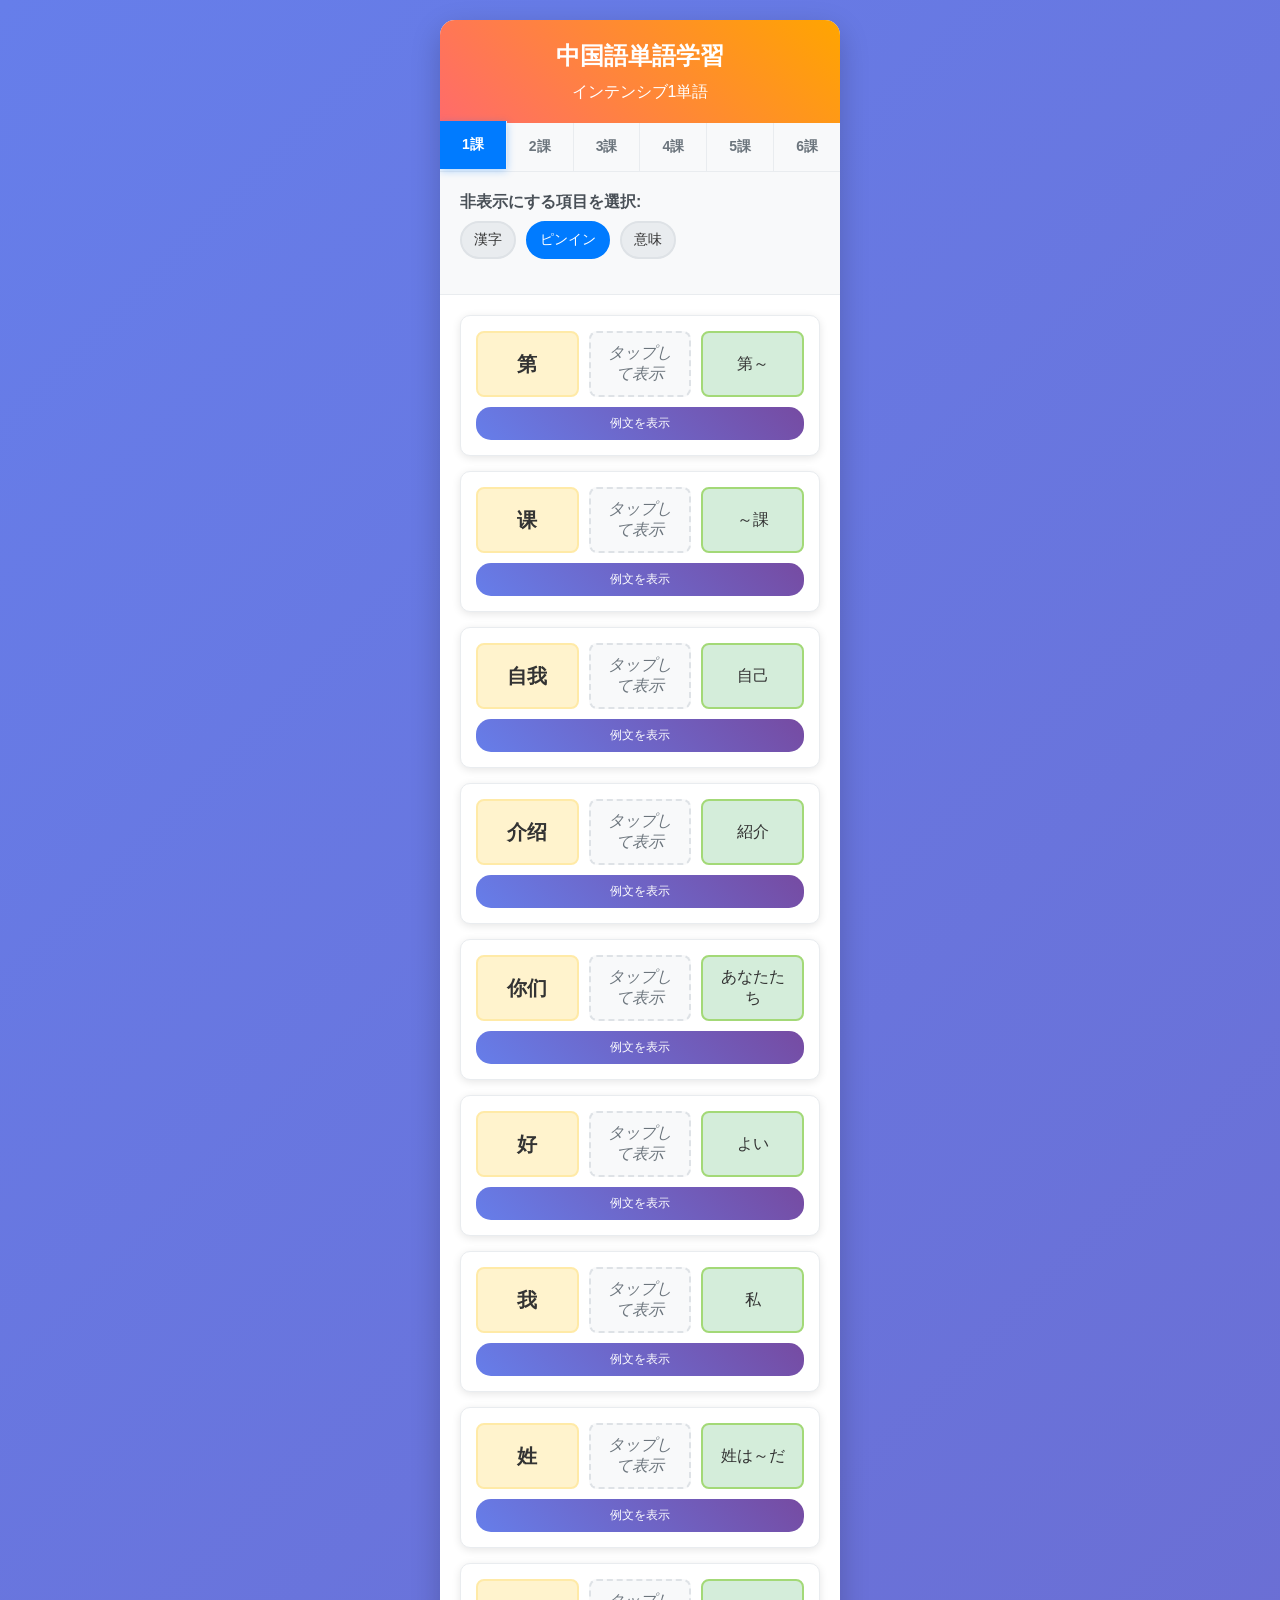
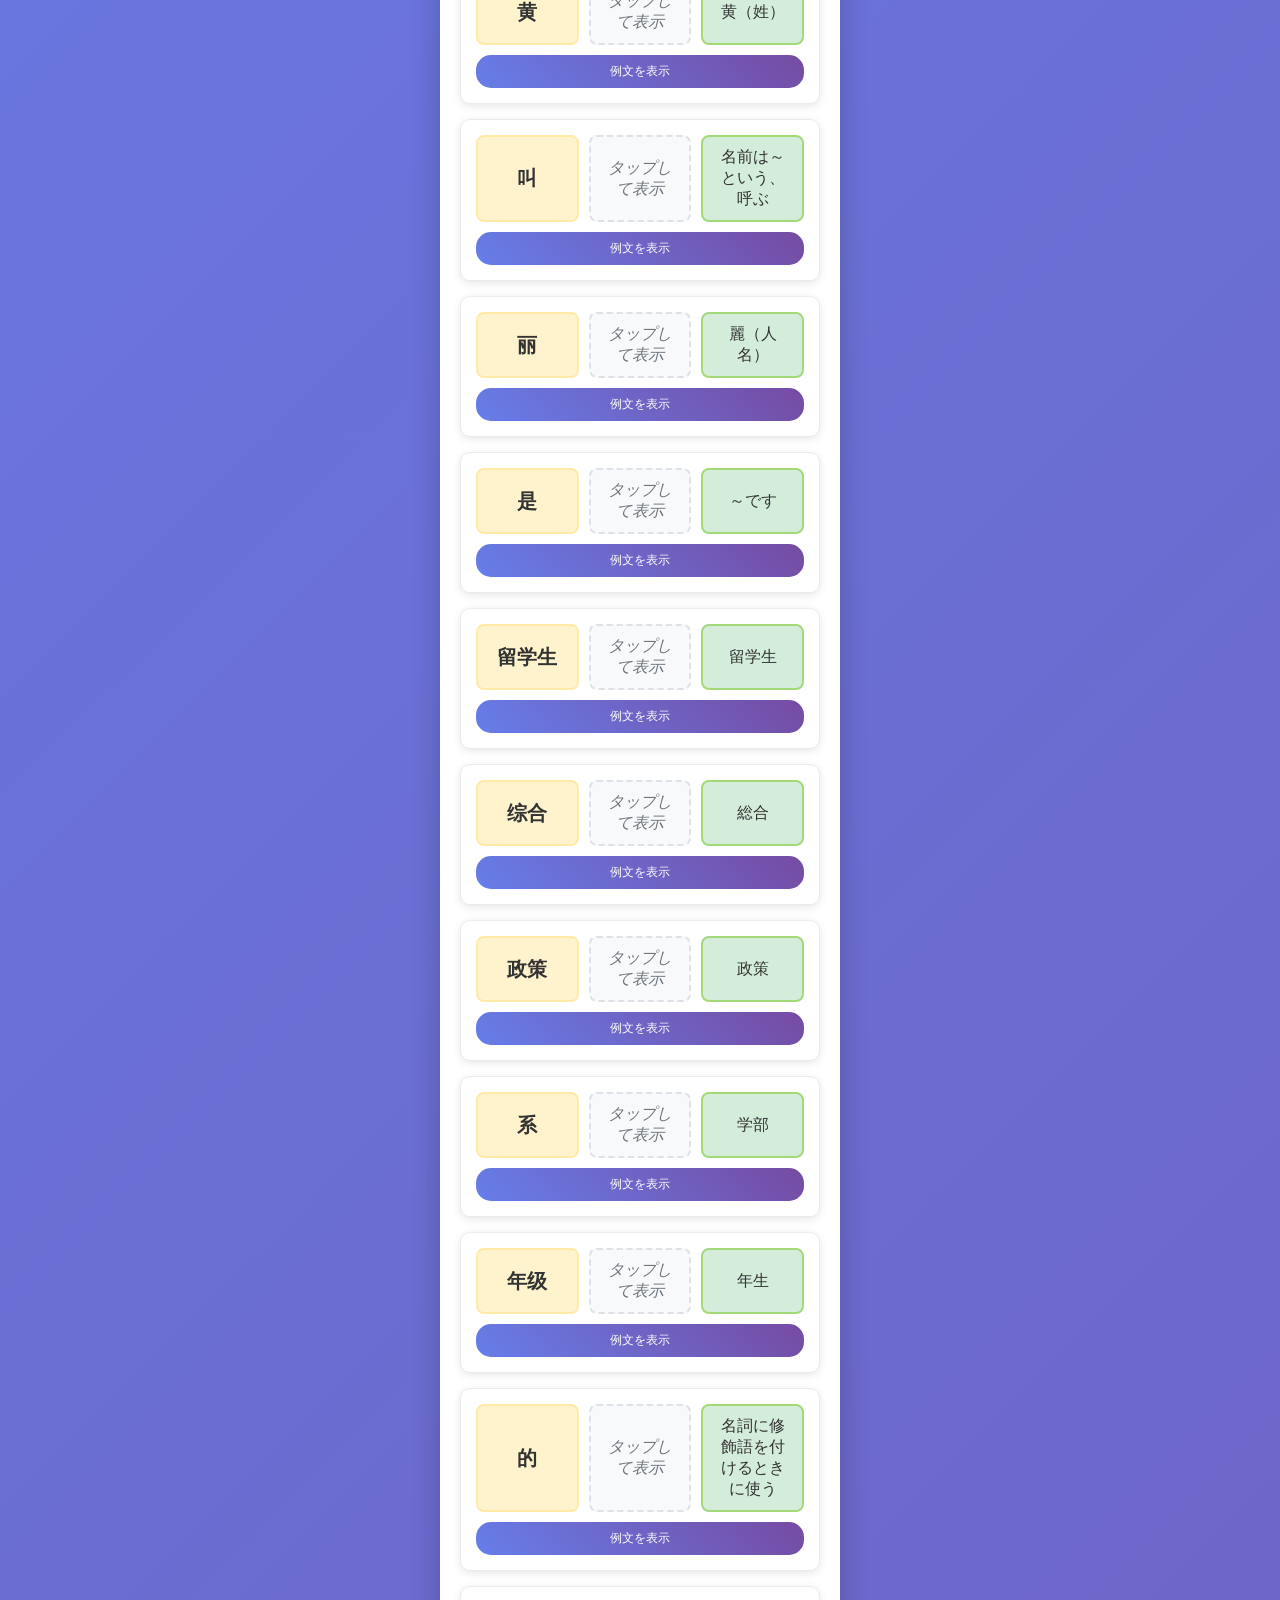
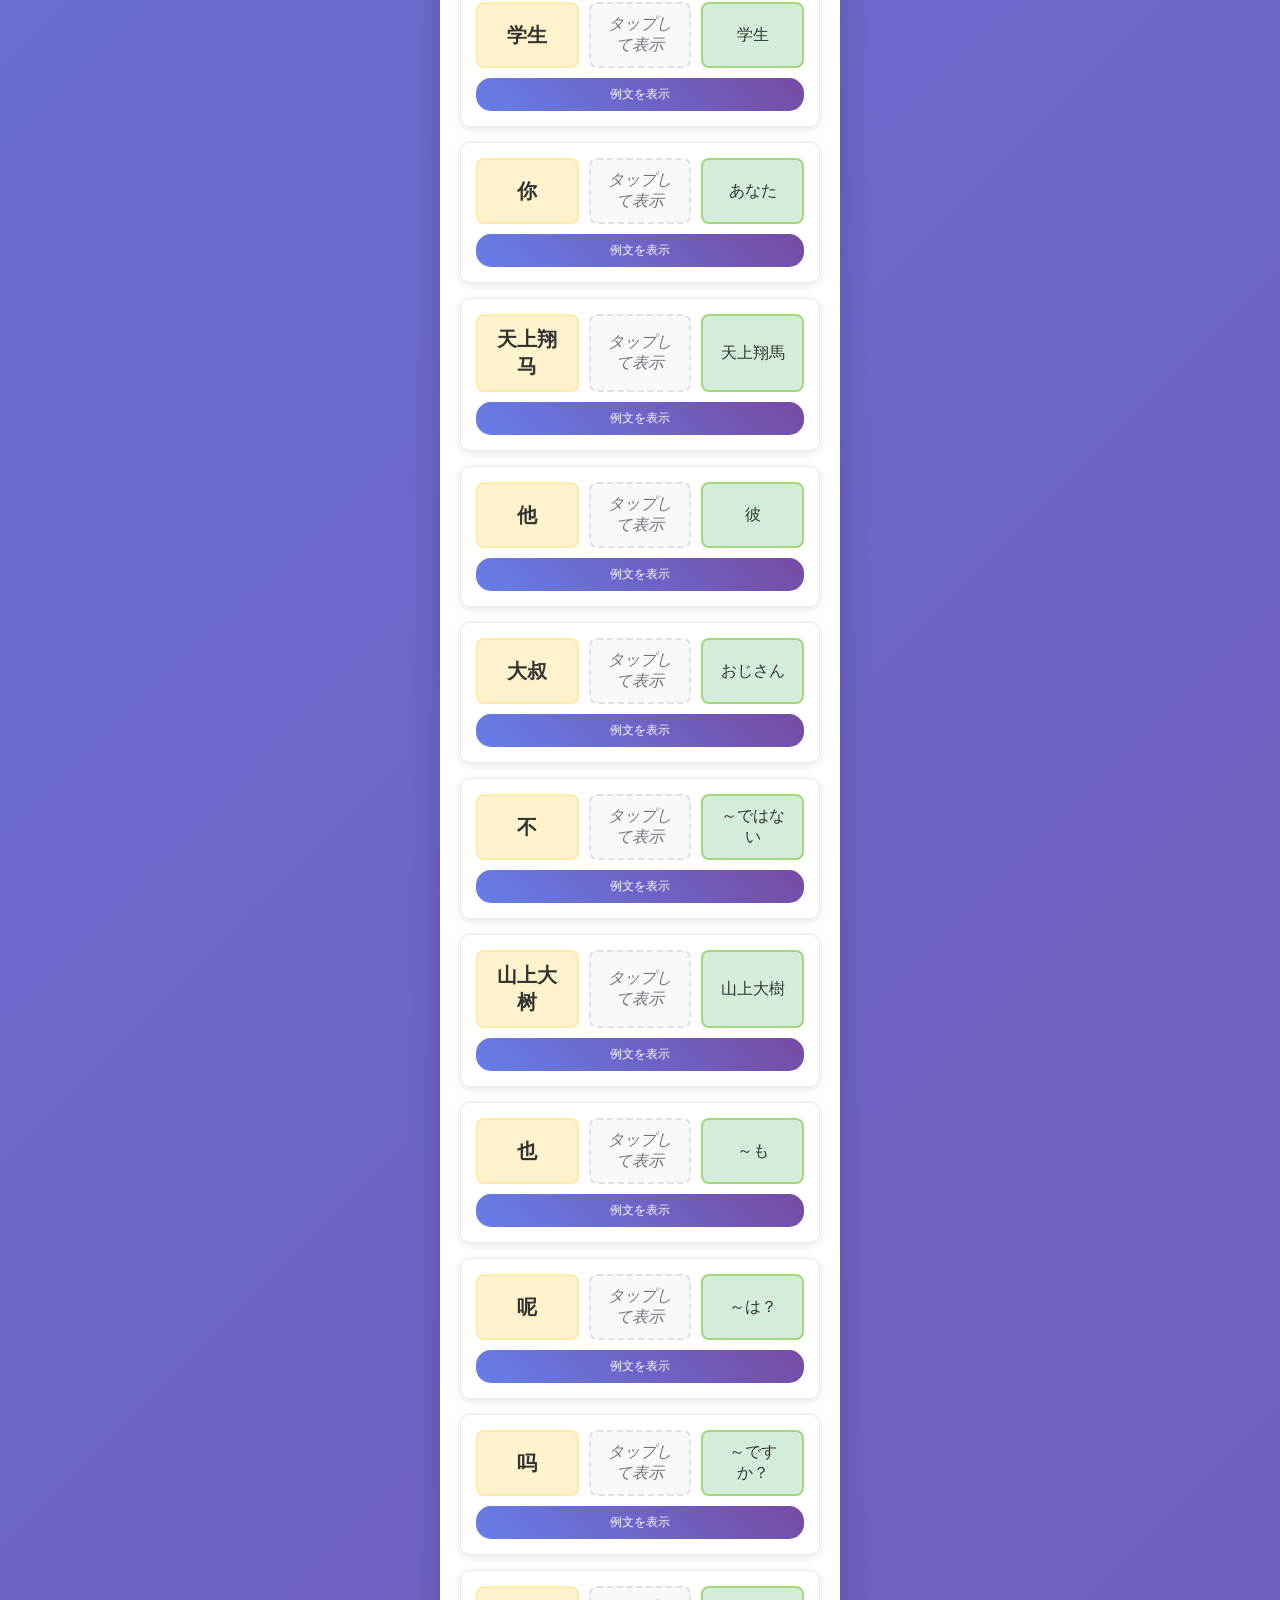
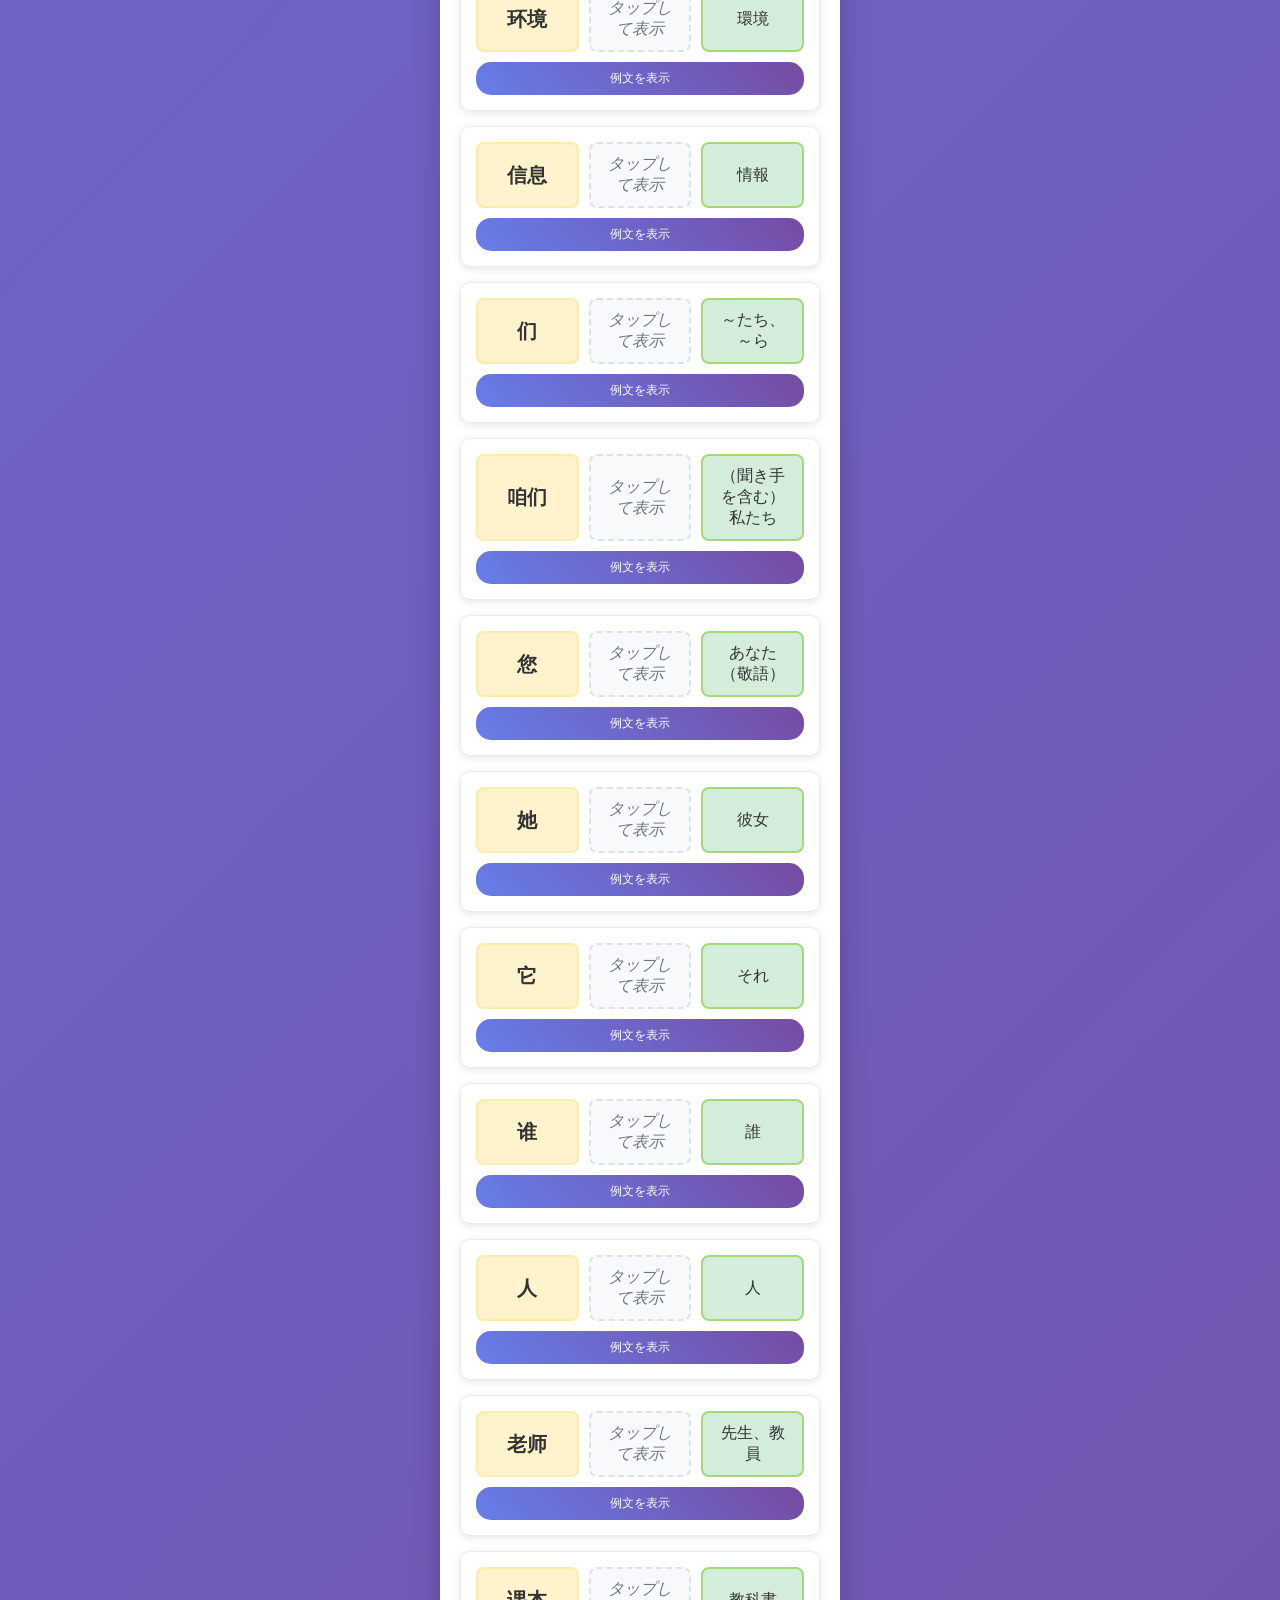
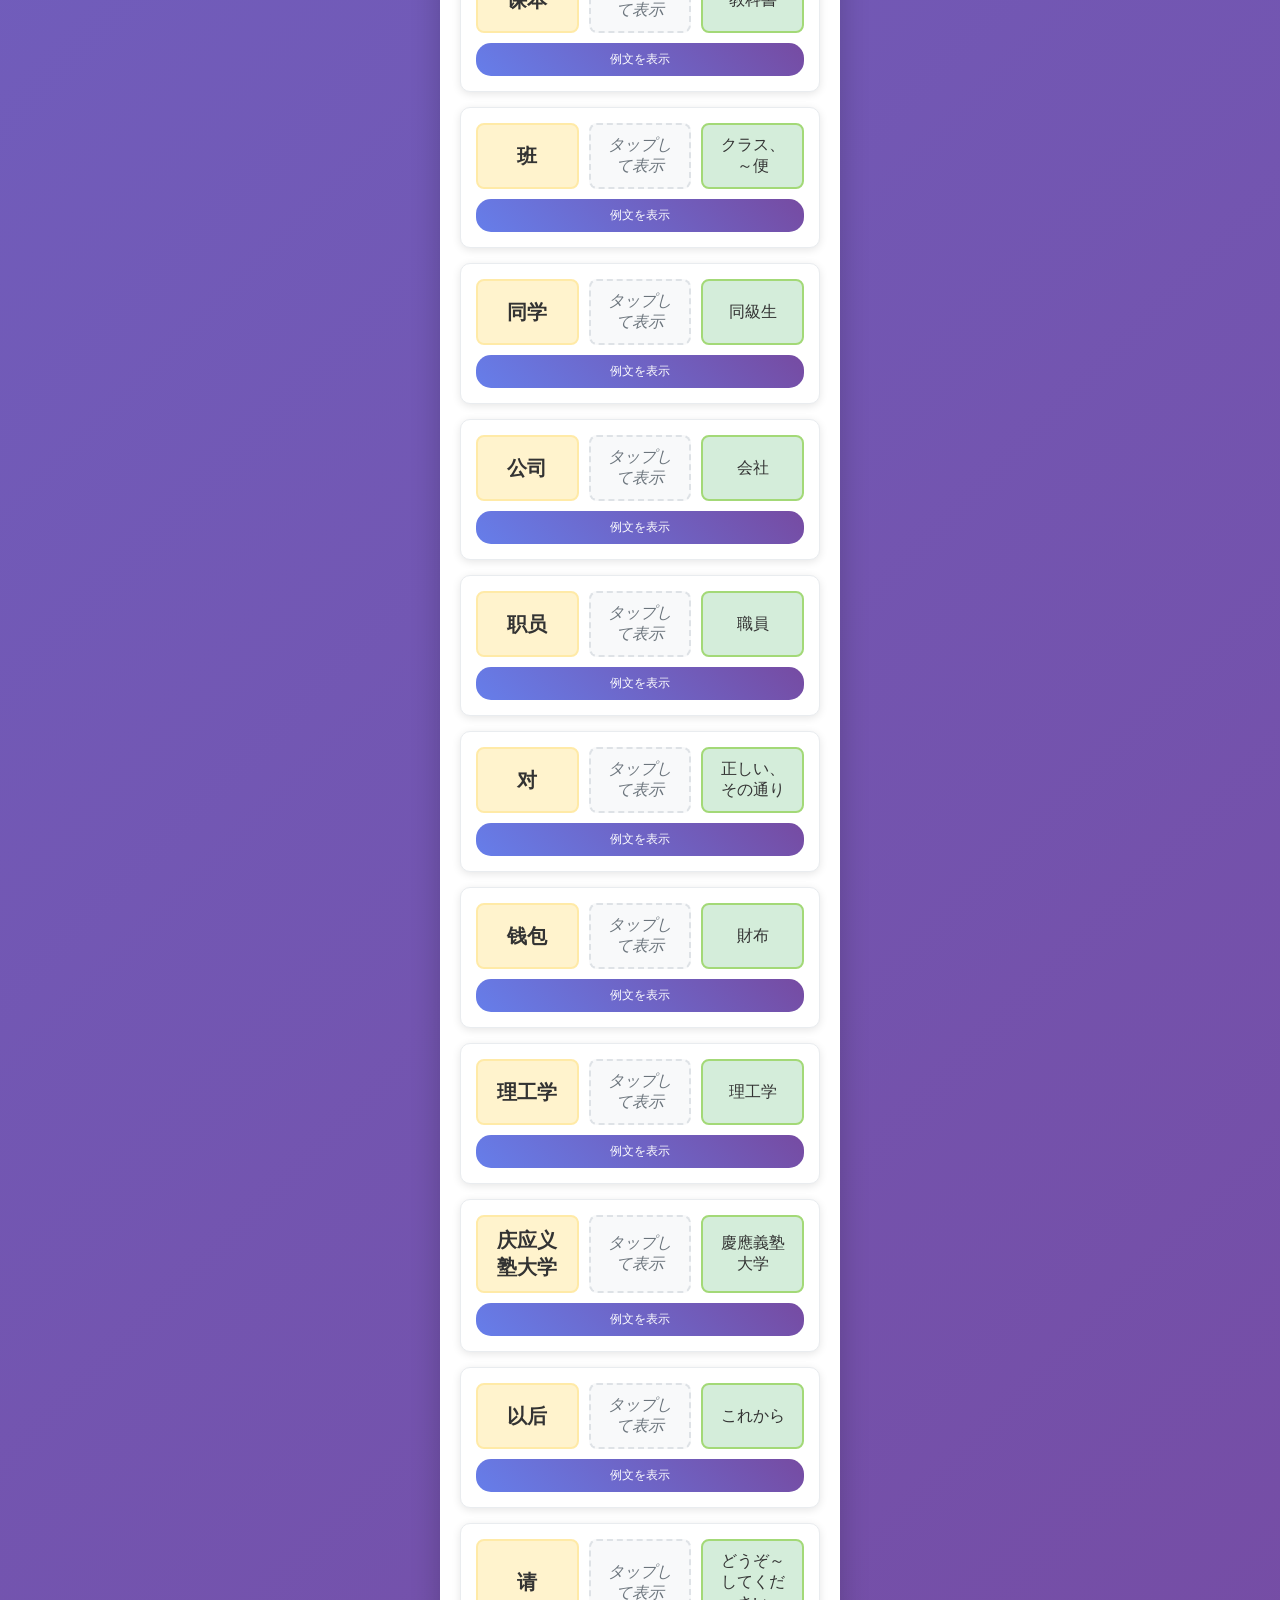
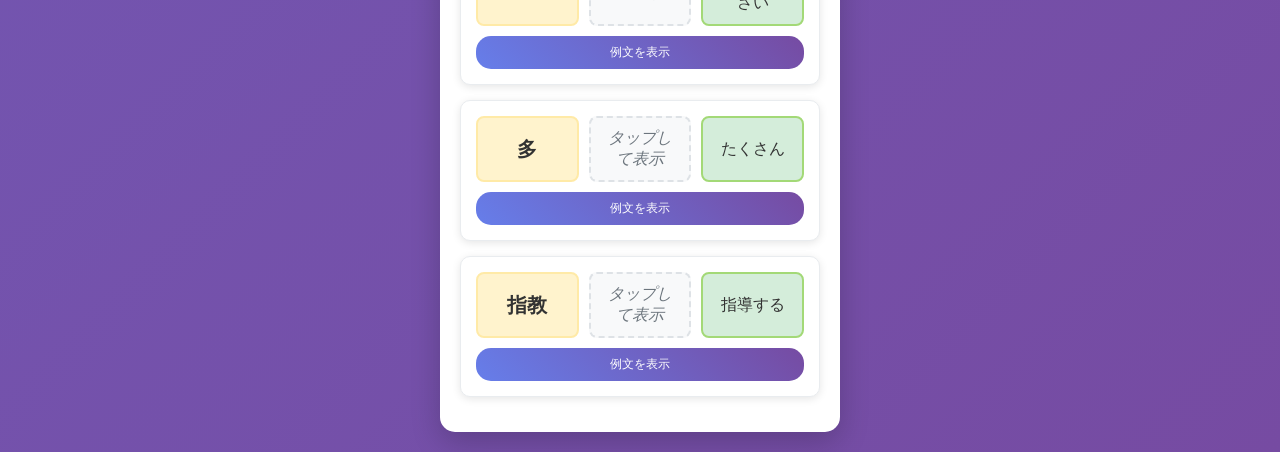
<file: index.html>
<!DOCTYPE html>
<html lang="ja">
<head>
    <meta charset="UTF-8">
    <meta name="viewport" content="width=device-width, initial-scale=1.0">
    <title>中国語単語学習</title>
    <style>
        * {
            margin: 0;
            padding: 0;
            box-sizing: border-box;
        }

        body {
            font-family: 'Helvetica Neue', Arial, sans-serif;
            background: linear-gradient(135deg, #667eea 0%, #764ba2 100%);
            min-height: 100vh;
            padding: 20px;
            color: #333;
        }

        .container {
            max-width: 400px;
            margin: 0 auto;
            background: white;
            border-radius: 15px;
            box-shadow: 0 10px 30px rgba(0,0,0,0.2);
            overflow: hidden;
        }

        .header {
            background: linear-gradient(45deg, #ff6b6b, #ffa500);
            color: white;
            padding: 20px;
            text-align: center;
        }

        .header h1 {
            font-size: 24px;
            margin-bottom: 10px;
        }

        .lesson-tabs {
            display: flex;
            background: #f8f9fa;
            border-bottom: 1px solid #e9ecef;
        }

        .lesson-tab {
            flex: 1;
            padding: 15px 10px;
            background: #f8f9fa;
            border: none;
            cursor: pointer;
            font-size: 14px;
            font-weight: 600;
            color: #6c757d;
            transition: all 0.3s ease;
            border-right: 1px solid #e9ecef;
        }

        .lesson-tab:last-child {
            border-right: none;
        }

        .lesson-tab.active {
            background: #007bff;
            color: white;
            transform: translateY(-2px);
            box-shadow: 0 2px 8px rgba(0,123,255,0.3);
        }

        .lesson-tab:hover:not(.active) {
            background: #e9ecef;
        }

        .controls {
            padding: 20px;
            background: #f8f9fa;
            border-bottom: 1px solid #e9ecef;
        }

        .control-group {
            margin-bottom: 15px;
        }

        .control-group label {
            display: block;
            margin-bottom: 8px;
            font-weight: 600;
            color: #495057;
        }

        .hide-options {
            display: flex;
            gap: 10px;
            flex-wrap: wrap;
        }

        .hide-option {
            background: #e9ecef;
            border: 2px solid #dee2e6;
            padding: 8px 12px;
            border-radius: 20px;
            cursor: pointer;
            transition: all 0.3s ease;
            font-size: 14px;
        }

        .hide-option.active {
            background: #007bff;
            color: white;
            border-color: #007bff;
        }



        .word-list {
            padding: 20px;
        }

        .word-item {
            background: #ffffff;
            border: 1px solid #e9ecef;
            border-radius: 10px;
            margin-bottom: 15px;
            padding: 15px;
            box-shadow: 0 2px 8px rgba(0,0,0,0.1);
            transition: transform 0.2s ease;
        }

        .word-item:hover {
            transform: translateY(-2px);
            box-shadow: 0 4px 15px rgba(0,0,0,0.15);
        }

        .word-content {
            display: grid;
            grid-template-columns: 1fr 1fr 1fr;
            gap: 10px;
            margin-bottom: 10px;
        }

        .word-field {
            text-align: center;
            padding: 10px;
            border-radius: 8px;
            min-height: 50px;
            display: flex;
            align-items: center;
            justify-content: center;
            cursor: pointer;
            transition: all 0.3s ease;
        }

        .word-field.chinese {
            background: #fff3cd;
            border: 2px solid #ffeaa7;
            font-size: 20px;
            font-weight: bold;
        }

        .word-field.pinyin {
            background: #d1ecf1;
            border: 2px solid #a6d8e6;
            font-style: italic;
        }

        .word-field.meaning {
            background: #d4edda;
            border: 2px solid #a3d977;
        }

        .word-field.hidden {
            background: #f8f9fa;
            border: 2px dashed #dee2e6;
            color: #6c757d;
        }

        .word-field.hidden:hover {
            background: #e9ecef;
        }

        .example-btn {
            background: linear-gradient(45deg, #667eea, #764ba2);
            color: white;
            border: none;
            padding: 8px 15px;
            border-radius: 15px;
            cursor: pointer;
            font-size: 12px;
            transition: transform 0.2s ease;
            width: 100%;
        }

        .example-btn:hover {
            transform: scale(1.05);
        }

        .example-text {
            margin-top: 10px;
            padding: 10px;
            background: #f8f9fa;
            border-left: 4px solid #007bff;
            border-radius: 5px;
            font-size: 14px;
            line-height: 1.6;
        }

        .example-text.hidden {
            display: none;
        }

        .example-chinese {
            color: #d63384;
            font-weight: bold;
        }

        .example-translation {
            color: #6c757d;
            margin-top: 5px;
        }

        @media (max-width: 480px) {
            .lesson-tabs {
                flex-wrap: wrap;
            }
            
            .lesson-tab {
                font-size: 12px;
                padding: 10px 5px;
            }
            
            .word-content {
                grid-template-columns: 1fr;
                gap: 8px;
            }
            
            .word-field {
                min-height: 40px;
                font-size: 14px;
            }
            
            .word-field.chinese {
                font-size: 18px;
            }
        }
    </style>
</head>
<body>
    <div class="container">
        <div class="header">
            <h1>中国語単語学習</h1>
            <p>インテンシブ1単語</p>
        </div>

        <div class="lesson-tabs">
            <button class="lesson-tab active" data-lesson="1">1課</button>
            <button class="lesson-tab" data-lesson="2">2課</button>
            <button class="lesson-tab" data-lesson="3">3課</button>
            <button class="lesson-tab" data-lesson="4">4課</button>
            <button class="lesson-tab" data-lesson="5">5課</button>
            <button class="lesson-tab" data-lesson="6">6課</button>
        </div>



        <div class="controls">
            <div class="control-group">
                <label>非表示にする項目を選択:</label>
                <div class="hide-options">
                    <div class="hide-option" data-field="chinese">漢字</div>
                    <div class="hide-option active" data-field="pinyin">ピンイン</div>
                    <div class="hide-option" data-field="meaning">意味</div>
                </div>
            </div>
        </div>

        <div class="word-list" id="wordList">
            <!-- 単語がここに表示されます -->
        </div>
    </div>

    <script>
        // 単語データ（配列形式：[漢字, ピンイン, 意味, 例文中国語, 例文日本語]）
        const lessons = {
            1:[
                ["第", "dì", "第～", "这是第一课。", "これは第一課です。"],
                ["课", "kè", "～課", "今天我们学习第一课。", "今日私たちは第一課を学習します。"],
                ["自我", "zìwǒ", "自己", "自我介绍很重要。", "自己紹介は重要です。"],
                ["介绍", "jièshào", "紹介", "请允许我介绍一下。", "紹介させてください。"],
                ["你们", "nǐmen", "あなたたち", "你们好吗？", "あなたたちは元気ですか？"],
                ["好", "hǎo", "よい", "今天天气很好。", "今日は天気がよいです。"],
                ["我", "wǒ", "私", "我是学生。", "私は学生です。"],
                ["姓", "xìng", "姓は～だ", "我姓黄。", "私の姓は黄です。"],
                ["黄", "Huáng", "黄（姓）", "黄老师很好。", "黄先生はとてもよい方です。"],
                ["叫", "jiào", "名前は～という、呼ぶ", "我叫丽。", "私の名前は麗といいます。"],
                ["丽", "Lì", "麗（人名）", "丽是我的名字。", "麗は私の名前です。"],
                ["是", "shì", "～です", "我是留学生。", "私は留学生です。"],
                ["留学生", "liúxuéshēng", "留学生", "他是留学生。", "彼は留学生です。"],
                ["综合", "zōnghé", "総合", "综合政策很重要。", "総合政策は重要です。"],
                ["政策", "zhèngcè", "政策", "政策很复杂。", "政策は複雑です。"],
                ["系", "xì", "学部", "我在政策系。", "私は政策学部にいます。"],
                ["年级", "niánjí", "年生", "我是一年级学生。", "私は一年生です。"],
                ["的", "de", "名詞に修飾語を付けるときに使う", "我的书。", "私の本。"],
                ["学生", "xuésheng", "学生", "学生要努力学习。", "学生は一生懸命勉強しなければなりません。"],
                ["你", "nǐ", "あなた", "你好吗？", "あなたは元気ですか？"],
                ["天上翔马", "Tiānshàng Xiángmǎ", "天上翔馬", "天上翔马是我的名字。", "天上翔馬は私の名前です。"],
                ["他", "tā", "彼", "他是老师。", "彼は先生です。"],
                ["大叔", "dàshū", "おじさん", "那个大叔很好。", "あのおじさんはとてもよい方です。"],
                ["不", "bù", "～ではない", "我不是老师。", "私は先生ではありません。"],
                ["山上大树", "Shānshàng Dàshù", "山上大樹", "山上大树是学生。", "山上大樹は学生です。"],
                ["也", "yě", "～も", "我也是学生。", "私も学生です。"],
                ["呢", "ne", "～は？", "你呢？", "あなたは？"],
                ["吗", "ma", "～ですか？", "你好吗？", "あなたは元気ですか？"],
                ["环境", "huánjìng", "環境", "环境很重要。", "環境は重要です。"],
                ["信息", "xìnxī", "情報", "这是重要信息。", "これは重要な情報です。"],
                ["们", "men", "～たち、～ら", "学生们很努力。", "学生たちは一生懸命です。"],
                ["咱们", "zánmen", "（聞き手を含む）私たち", "咱们一起学习。", "私たちは一緒に勉強しましょう。"],
                ["您", "nín", "あなた（敬語）", "您好。", "こんにちは（敬語）。"],
                ["她", "tā", "彼女", "她是老师。", "彼女は先生です。"],
                ["它", "tā", "それ", "它很重要。", "それは重要です。"],
                ["谁", "shéi", "誰", "谁是老师？", "誰が先生ですか？"],
                ["人", "rén", "人", "好人很多。", "よい人がたくさんいます。"],
                ["老师", "lǎoshī", "先生、教員", "老师很好。", "先生はとてもよい方です。"],
                ["课本", "kèběn", "教科書", "课本在桌子上。", "教科書は机の上にあります。"],
                ["班", "bān", "クラス、～便", "我们班很好。", "私たちのクラスはとてもよいです。"],
                ["同学", "tóngxué", "同級生", "同学们很友好。", "同級生たちはとても親切です。"],
                ["公司", "gōngsī", "会社", "公司很大。", "会社は大きいです。"],
                ["职员", "zhíyuán", "職員", "职员很忙。", "職員は忙しいです。"],
                ["对", "duì", "正しい、その通り", "对，你说得对。", "そうです、あなたの言うとおりです。"],
                ["钱包", "qiánbāo", "財布", "钱包在哪里？", "財布はどこにありますか？"],
                ["理工学", "lǐgōngxué", "理工学", "理工学很难。", "理工学は難しいです。"],
                ["庆应义塾大学", "Qìngyìng yìshú dàxué", "慶應義塾大学", "庆应义塾大学很有名。", "慶應義塾大学はとても有名です。"],
                ["以后", "yǐhòu", "これから", "以后请多指教。", "これからよろしくお願いします。"],
                ["请", "qǐng", "どうぞ～してください", "请坐。", "どうぞ座ってください。"],
                ["多", "duō", "たくさん", "书很多。", "本がたくさんあります。"],
                ["指教", "zhǐjiào", "指導する", "请多指教。", "どうぞご指導ください。"]
                ],
            2:[
                ["去", "qù", "行く", "我去食堂。", "私は食堂に行きます。"],
                ["食堂", "shítáng", "食堂", "食堂的饭很好吃。", "食堂のご飯はとても美味しいです。"],
                ["今天", "jīntiān", "今日", "今天天气很好。", "今日は天気がよいです。"],
                ["中午", "zhōngwǔ", "昼", "中午我们吃饭。", "昼に私たちは食事をします。"],
                ["一起", "yìqǐ", "一緒に", "我们一起去吧。", "私たちは一緒に行きましょう。"],
                ["吃饭", "chīfàn", "食事をする", "你吃饭了吗？", "あなたは食事をしましたか？"],
                ["吧", "ba", "～しましょう、～でしょう？", "我们去吧。", "私たちは行きましょう。"],
                ["啊", "a", "感嘆や語気を和らげる役割を果たす", "好啊！", "いいですね！"],
                ["哪儿", "nǎr", "どこ", "你去哪儿？", "あなたはどこに行きますか？"],
                ["车站", "chēzhàn", "駅", "车站附近有很多店。", "駅の近くにはたくさんの店があります。"],
                ["附近", "fùjìn", "近く", "学校附近很方便。", "学校の近くはとても便利です。"],
                ["有", "yǒu", "ある、いる", "这里有很多人。", "ここにはたくさんの人がいます。"],
                ["牛排", "niúpái", "ステーキ", "牛排很好吃。", "ステーキはとても美味しいです。"],
                ["店", "diàn", "店", "这个店很有名。", "この店はとても有名です。"],
                ["那儿", "nàr", "そこ、あそこ", "那儿有什么？", "そこには何がありますか？"],
                ["减肥", "jiǎnféi", "ダイエットをする", "我在减肥。", "私はダイエットをしています。"],
                ["吃", "chī", "食べる", "我吃中国菜。", "私は中国料理を食べます。"],
                ["学校", "xuéxiào", "学校", "学校很大。", "学校は大きいです。"],
                ["这儿", "zhèr", "ここ", "这儿很安静。", "ここはとても静かです。"],
                ["什么", "shénme", "何", "你吃什么？", "あなたは何を食べますか？"],
                ["好吃", "hǎochī", "（食べて）美味しい", "这个菜很好吃。", "この料理はとても美味しいです。"],
                ["中国菜", "zhōngguócài", "中国料理", "我喜欢中国菜。", "私は中国料理が好きです。"],
                ["很", "hěn", "とても", "今天很热。", "今日はとても暑いです。"],
                ["经常", "jīngcháng", "いつも", "我经常去图书馆。", "私はいつも図書館に行きます。"],
                ["这个", "zhège", "これ、この", "这个很好。", "これはとてもよいです。"],
                ["拉面", "lāmiàn", "ラーメン", "拉面很好吃。", "ラーメンはとても美味しいです。"],
                ["饺子", "jiǎozi", "餃子", "饺子是中国菜。", "餃子は中国料理です。"],
                ["套餐", "tàocān", "セット", "套餐很便宜。", "セットはとても安いです。"],
                ["说", "shuō", "言う、話す", "老师说得很好。", "先生はとても上手に話します。"],
                ["都", "dōu", "すべて、全部", "我们都去。", "私たちは皆行きます。"],
                ["主食", "zhǔshí", "主食", "米饭是主食。", "ご飯は主食です。"],
                ["呀", "ya", "感嘆や語気を和らげる役割を果たす", "好呀！", "いいですね！"],
                ["菜", "cài", "料理", "这个菜很辣。", "この料理はとても辛いです。"],
                ["这", "zhè", "これ、この", "这是我的书。", "これは私の本です。"],
                ["些", "xiē", "～ら", "这些书很好。", "これらの本はとてもよいです。"],
                ["这里", "zhèli", "ここ", "这里很安静。", "ここはとても静かです。"],
                ["那", "nà", "それ、あれ、その、あの", "那是什么？", "それは何ですか？"],
                ["那个", "nàge", "それ、あれ、その、あの", "那个人是谁？", "あの人は誰ですか？"],
                ["那里", "nàli", "そこ", "那里有什么？", "そこには何がありますか？"],
                ["哪", "nǎ", "どれ、どの", "哪个好？", "どれがよいですか？"],
                ["哪个", "nǎge", "どれ、どの", "哪个是你的？", "どれがあなたのですか？"],
                ["哪里", "nǎli", "どこ", "你去哪里？", "あなたはどこに行きますか？"],
                ["学习", "xuéxí", "学ぶ、勉強する", "我学习汉语。", "私は中国語を勉強します。"],
                ["汉语", "Hànyǔ", "中国語", "汉语很难。", "中国語は難しいです。"],
                ["图书馆", "túshūguǎn", "図書館", "图书馆很安静。", "図書館はとても静かです。"],
                ["有点儿", "yǒudiǎnr", "少し（話者にとってマイナスのニュアンスを含むことがある）", "今天有点儿冷。", "今日は少し寒いです。"],
                ["非常", "fēicháng", "非常に", "今天非常热。", "今日は非常に暑いです。"],
                ["特别", "tèbié", "特に", "这个特别好。", "これは特によいです。"],
                ["三明治", "sānmíngzhì", "サンドウィッチ", "三明治很好吃。", "サンドウィッチはとても美味しいです。"],
                ["贵", "guì", "高い", "这个很贵。", "これはとても高いです。"],
                ["不太", "bú tài", "あまり～ない", "不太好。", "あまりよくありません。"],
                ["教室", "jiàoshì", "教室", "教室很大。", "教室は大きいです。"],
                ["星巴克", "Xīngbākè", "スターバックス", "星巴克的咖啡很好。", "スターバックスのコーヒーはとてもよいです。"],
                ["喝", "hē", "飲む", "我喝茶。", "私はお茶を飲みます。"],
                ["茶", "chá", "お茶", "中国茶很好。", "中国茶はとてもよいです。"],
                ["不过", "búguò", "ただし、でも", "很好，不过有点儿贵。", "とてもよいですが、少し高いです。"],
                ["羡慕", "xiànmù", "羨ましい", "我很羡慕你。", "私はあなたがとても羨ましいです。"],
                ["和", "hé", "～と", "我和你一起去。", "私とあなたは一緒に行きます。"],
                ["辣", "là", "辛い", "这个菜很辣。", "この料理はとても辛いです。"],
                ["冰激凌", "bīngjīlíng", "アイスクリーム", "冰激凌很甜。", "アイスクリームはとても甘いです。"],
                ["杏仁豆腐", "xìngrén dòufu", "杏仁豆腐", "杏仁豆腐很好吃。", "杏仁豆腐はとても美味しいです。"],
                ["咸", "xián", "塩辛い、しょっぱい", "这个菜很咸。", "この料理はとても塩辛いです。"],
                ["甜", "tián", "甘い", "这个很甜。", "これはとても甘いです。"]
                ],
            3:[
                ["家", "jiā", "家", "我的家在横滨。", "私の家は横浜にあります。"],
                ["在", "zài", "ある、いる", "我在家里。", "私は家にいます。"],
                ["横滨", "Héngbīn", "横浜", "横滨很漂亮。", "横浜はとても美しいです。"],
                ["宿舍", "sùshè", "寮", "我住在宿舍里。", "私は寮に住んでいます。"],
                ["和", "hé", "～と", "我和家人一起住。", "私は家族と一緒に住んでいます。"],
                ["家人", "jiārén", "家族", "我的家人很好。", "私の家族はとてもよいです。"],
                ["在", "zài", "～で", "我在学校学习。", "私は学校で勉強しています。"],
                ["外面", "wàimiàn", "外", "外面很冷。", "外はとても寒いです。"],
                ["租", "zū", "借りる", "我租房子。", "私は家を借りています。"],
                ["房子", "fángzi", "家、家屋", "这个房子很大。", "この家はとても大きいです。"],
                ["个", "ge", "～個", "一个苹果。", "一個のリンゴ。"],
                ["做", "zuò", "作る", "我做饭。", "私は料理を作ります。"],
                ["打扫", "dǎsǎo", "掃除をする", "我打扫房间。", "私は部屋を掃除します。"],
                ["房间", "fángjiān", "部屋", "房间很干净。", "部屋はとても清潔です。"],
                ["洗", "xǐ", "洗う", "我洗衣服。", "私は洋服を洗います。"],
                ["衣服", "yīfu", "衣服", "这件衣服很漂亮。", "この洋服はとても美しいです。"],
                ["会", "huì", "～できる（習得）、～だろう（推測）", "我会说中文。", "私は中国語を話すことができます。"],
                ["真", "zhēn", "本当に", "真好！", "本当によいです！"],
                ["厉害", "lìhai", "すごい、酷い", "你真厉害！", "あなたは本当にすごいです！"],
                ["跟", "gēn", "～と", "我跟你一起去。", "私はあなたと一緒に行きます。"],
                ["别", "bié", "～するな", "别着急。", "急がないでください。"],
                ["多嘴", "duōzuǐ", "差し出口をはさむ", "别多嘴。", "差し出口をはさまないでください。"],
                ["问", "wèn", "尋ねる", "我问老师。", "私は先生に尋ねます。"],
                ["呢", "ne", "～している", "你在做什么呢？", "あなたは何をしていますか？"],
                ["生活", "shēnghuó", "生活", "生活很快乐。", "生活はとても楽しいです。"],
                ["兄弟", "xiōngdì", "兄弟", "我有两个兄弟。", "私には二人の兄弟がいます。"],
                ["姐妹", "jiěmèi", "姉妹", "她有三个姐妹。", "彼女には三人の姉妹がいます。"],
                ["还", "hái", "また、さらに", "我还要学习。", "私はまた勉強しなければなりません。"],
                ["只", "zhī", "動物、鳥、虫を数える", "一只猫。", "一匹の猫。"],
                ["猫", "māo", "猫", "猫很可爱。", "猫はとても可愛いです。"],
                ["以前", "yǐqián", "以前", "以前我住在东京。", "以前私は東京に住んでいました。"],
                ["计划", "jìhuà", "計画", "我有一个计划。", "私には計画があります。"],
                ["生育", "shēngyù", "出産", "计划生育很重要。", "計画出産は重要です。"],
                ["上", "shàng", "上、前の", "书在桌子上。", "本は机の上にあります。"],
                ["下", "xià", "下、次の", "下课了。", "授業が終わりました。"],
                ["前", "qián", "前", "学校前面有公园。", "学校の前に公園があります。"],
                ["后", "hòu", "後ろ", "房子后面有花园。", "家の後ろに庭があります。"],
                ["里", "lǐ", "中", "房间里很安静。", "部屋の中はとても静かです。"],
                ["外", "wài", "外", "外面下雨了。", "外は雨が降っています。"],
                ["左", "zuǒ", "左", "银行在左边。", "銀行は左側にあります。"],
                ["右", "yòu", "右", "邮局在右边。", "郵便局は右側にあります。"],
                ["旁", "páng", "隣", "学校旁边有书店。", "学校の隣に本屋があります。"],
                ["东", "dōng", "東", "东京在东边。", "東京は東にあります。"],
                ["南", "nán", "南", "南方很暖和。", "南は暖かいです。"],
                ["西", "xī", "西", "西边有山。", "西には山があります。"],
                ["北", "běi", "北", "北方很冷。", "北は寒いです。"],
                ["地铁", "dìtiě", "地下鉄", "我坐地铁去上班。", "私は地下鉄に乗って通勤します。"],
                ["办公室", "bàngōngshì", "事務室、研究室", "办公室很安静。", "事務室はとても静かです。"],
                ["明天", "míngtiān", "明日", "明天去海边。", "明日海辺に行きます。"],
                ["海边", "hǎibiān", "海辺", "海边很美。", "海辺はとても美しいです。"],
                ["怕", "pà", "恐れる、心配する", "我怕晒黑。", "私は日焼けを恐れています。"],
                ["晒黑", "shàihēi", "日に焼ける", "夏天容易晒黑。", "夏は日に焼けやすいです。"],
                ["熟", "shú", "よく知っている", "我们很熟。", "私たちはとてもよく知っています。"],
                ["最", "zuì", "最も", "最好的朋友。", "最もよい友だち。"],
                ["要好", "yàohǎo", "仲良くする", "我们要好。", "私たちは仲良くしています。"],
                ["朋友", "péngyou", "友だち", "朋友很重要。", "友だちは重要です。"],
                ["一点儿", "yìdiǎnr", "少し", "一点儿时间。", "少しの時間。"],
                ["着急", "zháojí", "急いでいる", "别着急。", "急がないでください。"],
                ["这么", "zhème", "こんなに", "这么好！", "こんなによい！"],
                ["东西", "dōngxi", "もの", "这个东西很好。", "このものはとてもよいです。"],
                ["笔", "bǐ", "ペン", "我买了一支笔。", "私はペンを一本買いました。"],
                ["书", "shū", "本", "书很有趣。", "本はとても面白いです。"],
                ["狗", "gǒu", "犬", "狗很可爱。", "犬はとても可愛いです。"],
                ["苹果", "píngguǒ", "リンゴ", "苹果很甜。", "リンゴはとても甘いです。"],
                ["家具", "jiājù", "家具", "家具很新。", "家具はとても新しいです。"],
                ["筷子", "kuàizi", "箸", "用筷子吃饭。", "箸を使って食事をします。"],
                ["餐厅", "cāntīng", "レストラン", "餐厅的菜很好吃。", "レストランの料理はとても美味しいです。"],
                ["头发", "tóufà", "髪の毛", "头发很长。", "髪の毛はとても長いです。"],
                ["英语", "Yīngyǔ", "英語", "我学英语。", "私は英語を学びます。"],
                ["法语", "Fǎyǔ", "フランス語", "法语很难。", "フランス語は難しいです。"],
                ["长野", "Chángyě", "長野", "长野很美。", "長野はとても美しいです。"],
                ["寂寞", "jìmò", "寂しい", "一个人很寂寞。", "一人でいるととても寂しいです。"]
                ],
            4:[
                ["打工", "dǎgōng", "アルバイトをする", "我在餐厅打工。", "私はレストランでアルバイトをしています。"],
                ["要", "yào", "かかる、要する", "从家到公司要一个小时。", "家から会社まで1時間かかります。"],
                ["多长", "duōcháng", "どれくらい長い", "这条路有多长？", "この道はどれくらい長いですか？"],
                ["时间", "shíjiān", "時間", "你有时间吗？", "時間ありますか？"],
                ["从", "cóng", "～から", "我从北京来。", "私は北京から来ました。"],
                ["下午", "xiàwǔ", "午後", "我们下午去看电影吧。", "午後に映画を見に行きましょう。"],
                ["到", "dào", "～まで", "工作到晚上六点。", "仕事は夜6時までです。"],
                ["晚上", "wǎnshang", "夜", "晚上我想看书。", "夜に本を読みたいです。"],
                ["大概", "dàgài", "大体", "他大概三十岁。", "彼はだいたい30歳です。"],
                ["小时", "xiǎoshí", "～時間", "我们学了两个小时。", "私たちは2時間勉強しました。"],
                ["左右", "zuǒyòu", "～くらい", "要花五十元左右。", "50元くらいかかります。"],
                ["那", "nà", "それでは、じゃあ", "那我们走吧。", "じゃあ、行きましょう。"],
                ["巧", "qiǎo", "都合が良い", "你也来这儿，真巧！", "君もここに来てたの？本当に偶然だね！"],
                ["天", "tiān", "～日", "我三天后回家。", "私は3日後に帰ります。"],
                ["想", "xiǎng", "～したい", "我想吃拉面。", "ラーメンが食べたいです。"],
                ["参加", "cānjiā", "参加する", "他参加了比赛。", "彼は試合に参加しました。"],
                ["国际", "guójì", "国際", "这是一个国际会议。", "これは国際会議です。"],
                ["交流", "jiāoliú", "交流（する）", "我们常常交流文化。", "私たちはよく文化交流をします。"],
                ["俱乐部", "jùlèbù", "クラブ", "我加入了足球俱乐部。", "私はサッカークラブに入りました。"],
                ["活动", "huódòng", "活動", "这个活动很有趣。", "このイベントはとても面白いです。"],
                ["背后", "bèihòu", "背後", "他在我背后说话。", "彼は私の背後で話しています。"],
                ["坏话", "huàihuà", "悪口", "不要说别人的坏话。", "他人の悪口を言わないでください。"],
                ["哎呀", "āiyā", "あれ、まあ、おや", "哎呀，我忘了带钱包！", "あれ、財布を忘れた！"],
                ["冤枉", "yuānwàng", "無実の罪を着せる", "他是被冤枉的。", "彼は無実の罪を着せられました。"],
                ["周", "zhōu", "週", "我每周都去游泳。", "私は毎週泳ぎに行きます。"],
                ["没问题", "méi wèntí", "大丈夫", "放心，没问题。", "安心して、大丈夫です。"],
                ["中华街", "zhōnghuájiē", "中華街", "我们去中华街吃饭吧。", "中華街に食べに行こう。"],
                ["知道", "zhīdao", "知っている", "你知道这个人吗？", "この人を知っていますか？"],
                ["四川", "Sìchuān", "四川省", "四川菜很辣。", "四川料理はとても辛いです。"],
                ["正宗", "zhèngzōng", "本場の", "这是正宗的四川火锅。", "これは本場の四川火鍋です。"],
                ["自行车", "zìxíngchē", "自転車", "我每天骑自行车上学。", "私は毎日自転車で通学しています。"]
                ],
            5:[
                ["对", "duì", "～について", "我对历史很感兴趣。", "私は歴史にとても興味があります。"],
                ["世界", "shìjiè", "世界", "世界很大，也很精彩。", "世界は広く、素晴らしいです。"],
                ["遗产", "yíchǎn", "遺産", "长城是中国的重要文化遗产。", "万里の長城は中国の重要な文化遺産です。"],
                ["感兴趣", "gǎnxìngqu", "興味がある", "他对中国文化很感兴趣。", "彼は中国文化にとても興味があります。"],
                ["脸书", "Liǎnshū", "Facebook", "我在脸书上看到你的照片了。", "Facebookであなたの写真を見ました。"],
                ["照片", "zhàopiàn", "写真", "她给我看了一些旅游的照片。", "彼女は旅行の写真を見せてくれました。"],
                ["拍", "pāi", "撮る", "我们在清水寺拍了很多照片。", "私たちは清水寺でたくさん写真を撮りました。"],
                ["得", "de", "補語構造を作る助詞", "他说得很好。", "彼はとても上手に話しました。"],
                ["清水寺", "Qīngshuǐsì", "清水寺", "清水寺是京都有名的景点。", "清水寺は京都の有名な観光地です。"],
                ["二条城", "Èrtiáochéng", "二条城", "我们参观了二条城。", "私たちは二条城を見学しました。"],
                ["好", "hǎo", "とても", "这部电影好精彩。", "この映画はとても素晴らしいです。"],
                ["气派", "qìpai", "立派である", "这座建筑非常气派。", "この建物はとても立派です。"],
                ["京都", "Jīngdū", "京都", "我去年去了京都旅行。", "私は去年京都に旅行しました。"],
                ["旅游", "lǚyóu", "旅行する", "我们暑假去日本旅游。", "私たちは夏休みに日本へ旅行に行きます。"],
                ["了", "le", "～になった", "我学中文两年了。", "私は中国語を2年間勉強しています。"],
                ["暑假", "shǔjià", "夏休み", "暑假我打算去海边。", "夏休みに海へ行くつもりです。"],
                ["回国", "huí guó", "帰国する", "他明天回国。", "彼は明日帰国します。"],
                ["带", "dài", "連れる、持つ", "我带朋友去东京玩。", "友達を連れて東京に行きます。"],
                ["逛", "guàng", "ぶらぶらする", "我喜欢逛街。", "私は街をぶらぶらするのが好きです。"],
                ["在", "zài", "～している", "我在写作业。", "私は宿題をしています。"],
                ["聊", "liáo", "おしゃべりをする", "我们在咖啡馆聊天。", "私たちはカフェでおしゃべりしています。"],
                ["开心", "kāixīn", "楽しい", "和朋友在一起很开心。", "友達と一緒にいるととても楽しいです。"],
                ["打算", "dǎsuàn", "～するつもりだ", "我打算暑假去中国。", "私は夏休みに中国へ行くつもりです。"],
                ["能", "néng", "～できる", "我能说一点儿中文。", "私は少し中国語が話せます。"],
                ["错过", "cuòguò", "逃す", "我不想错过这次机会。", "このチャンスを逃したくありません。"],
                ["机会", "jīhuì", "機会", "这次是个很好的机会。", "今回はとても良いチャンスです。"],
                ["就", "jiù", "強調、すぐに", "他一到家就睡觉了。", "彼は家に着くとすぐ寝ました。"],
                ["订", "dìng", "予約する", "我已经订了机票。", "私はすでに飛行機のチケットを予約しました。"],
                ["机票", "jīpiào", "飛行機チケット", "你买机票了吗？", "飛行機のチケットを買いましたか？"],
                ["王羲之", "Wáng Xīzhī", "王羲之", "王羲之是著名的书法家。", "王羲之は有名な書道家です。"],
                ["字", "zì", "字", "他的字写得很好看。", "彼の字はとてもきれいです。"],
                ["开车", "kāichē", "車を運転する", "我每天自己开车上班。", "私は毎日車で通勤しています。"],
                ["年纪", "niánjì", "年齢", "她的年纪不小了。", "彼女はもう若くありません。"],
                ["秘密", "mìmì", "秘密", "这是个小秘密。", "これはちょっとした秘密です。"],
                ["事儿", "shìr", "事", "你有什么事儿？", "何かあったの？"],
                ["三国演义", "Sānguó yǎnyì", "三国演義", "我在读《三国演义》。", "私は『三国演義』を読んでいます。"],
                ["问题", "wèntí", "問題", "这个问题很难。", "この問題は難しいです。"],
                ["想", "xiǎng", "考える", "让我想一想。", "ちょっと考えさせてください。"],
                ["自由女神像", "Zìyóu nǚshén xiàng", "自由の女神像", "我想去看自由女神像。", "私は自由の女神像を見に行きたいです。"]
                ],
            6: [
                ["各地", "gèdì", "各地", "这个节日在中国各地都很受欢迎。", "この祭りは中国各地で人気があります。"],
                ["文化", "wénhuà", "文化", "我喜欢学习不同国家的文化。", "私はさまざまな国の文化を学ぶのが好きです。"],
                ["差异", "chāyì", "違い", "东西方文化有很大的差异。", "東洋と西洋の文化には大きな違いがあります。"],
                ["比", "bǐ", "～より", "今天比昨天冷。", "今日は昨日より寒いです。"],
                ["还", "hái", "まだ", "他还没来。", "彼はまだ来ていません。"],
                ["因为", "yīnwèi", "なぜなら", "我没去，因为下雨了。", "雨が降ったので行きませんでした。"],
                ["觉得", "juéde", "思う", "我觉得这本书很有意思。", "この本は面白いと思います。"],
                ["定", "dìng", "決める", "我们还没定去哪儿。", "私たちはまだどこに行くか決めていません。"],
                ["地方", "dìfang", "場所", "这个地方真漂亮。", "この場所は本当にきれいです。"],
                ["先", "xiān", "まず", "我们先吃饭，然后看电影。", "まずご飯を食べて、それから映画を見ましょう。"],
                ["北京", "Běijīng", "北京", "我去年去过北京。", "私は去年北京に行きました。"],
                ["然后", "ránhòu", "その後", "我下了课，然后去超市买东西。", "授業が終わったあと、スーパーに買い物に行きました。"],
                ["最后", "zuìhòu", "最後", "最后他还是来了。", "結局彼は来ました。"],
                ["上海", "Shànghǎi", "上海", "上海是一个现代化的大城市。", "上海は近代的な大都市です。"],
                ["飞机", "fēijī", "飛行機", "我坐飞机去上海。", "私は飛行機で上海へ行きます。"],
                ["回", "huí", "帰る", "他晚上八点回家。", "彼は夜8時に家に帰ります。"],
                ["太……了", "tài……le", "～すぎる", "这个菜太辣了。", "この料理は辛すぎます。"],
                ["双手", "shuāngshǒu", "両手", "他用双手捧着礼物。", "彼は両手でプレゼントを抱えていました。"],
                ["赞成", "zànchéng", "賛成する", "我完全赞成你的想法。", "私はあなたの考えに完全に賛成です。"],
                ["欸", "éi", "あれ", "欸？你怎么来了？", "あれ？君どうして来たの？"],
                ["离", "lí", "～まで", "学校离我家不远。", "学校は家から遠くありません。"],
                ["多远", "duōyuǎn", "どれくらい遠い", "从这里到机场有多远？", "ここから空港までどれくらい遠いですか？"],
                ["基本", "jīběn", "基本的である", "这是学习中文的基本知识。", "これは中国語学習の基本知識です。"],
                ["常识", "chángshí", "常識", "你说的是常识问题。", "あなたの言うことは常識の範囲です。"],
                ["机场", "jīchǎng", "空港", "我们早上七点去机场。", "私たちは朝7時に空港へ行きます。"],
                ["见面", "jiànmiàn", "会う", "我们明天见面吧。", "明日会いましょう。"],
                ["嘞", "lei", "断定の語気（文末助詞）", "他去学校嘞。", "彼は学校へ行きましたよ。"],
                ["不见不散", "bú jiàn bú sàn", "必ず会う", "我们在咖啡馆见，不见不散！", "カフェで会おう、必ずね！"],
                ["数学", "shùxué", "数学", "我最喜欢的科目是数学。", "私が一番好きな科目は数学です。"],
                ["作业", "zuòyè", "宿題", "今天的作业很多。", "今日の宿題は多いです。"],
                ["午饭", "wǔfàn", "昼食", "我们一起吃午饭吧。", "一緒にお昼を食べましょう。"],
                ["后", "hòu", "～の後", "吃饭后我们去散步。", "食事の後に散歩に行きましょう。"],
                ["篮球", "lánqiú", "バスケットボール", "他喜欢打篮球。", "彼はバスケットボールが好きです。"],
                ["比赛", "bǐsài", "試合", "今天有一场篮球比赛。", "今日はバスケットの試合があります。"],
                ["读", "dú", "進学する", "他在北京大学读硕士。", "彼は北京大学で修士課程を勉強しています。"],
                ["硕士", "shuòshì", "修士", "我想读硕士。", "私は修士課程に進学したいです。"],
                ["博士", "bóshì", "博士", "他是历史学博士。", "彼は歴史学の博士です。"],
                ["好人", "hǎorén", "良い人", "他真是个好人。", "彼は本当に良い人です。"],
                ["历史", "lìshǐ", "歴史", "我对中国历史很感兴趣。", "私は中国の歴史にとても興味があります。"],
                ["有意思", "yǒu yìsi", "面白い", "这个故事很有意思。", "この話はとても面白いです。"],
                ["男朋友", "nán péngyou", "彼氏", "她有一个很帅的男朋友。", "彼女にはとてもハンサムな彼氏がいます。"],
                ["名牌儿", "míngpáir", "ブランド", "她喜欢买名牌儿包。", "彼女はブランドのバッグを買うのが好きです。"],
                ["手提包", "shǒutíbāo", "ハンドバッグ", "这个手提包是新买的。", "このハンドバッグは新しく買ったものです。"],
                ["坚持", "jiānchí", "堅持する", "只要坚持，就会成功。", "諦めずに続ければきっと成功します。"],
                ["一会儿", "yíhuìr", "しばらくの間", "请等我一会儿。", "ちょっと待ってください。"],
                ["天气", "tiānqì", "天気", "今天的天气很好。", "今日は天気が良いです。"],
                ["昨天", "zuótiān", "昨日", "昨天我去了博物馆。", "昨日私は博物館に行きました。"],
                ["学", "xué", "学ぶ", "我学中文学了一年了。", "私は中国語を1年間勉強しています。"],
                ["待", "dāi", "滞在する", "我在日本待了两年。", "私は日本に2年間滞在しました。"],
                ["轻井泽", "Qīngjǐngzé", "軽井沢", "暑假我们去轻井泽避暑。", "夏休みに軽井沢に避暑に行きました。"],
                ["车", "chē", "車", "他有一辆新车。", "彼は新しい車を持っています。"],
                ["体验", "tǐyàn", "体験する", "我想体验日本文化。", "日本文化を体験してみたいです。"],
                ["拥有", "yōngyǒu", "持っている", "他拥有丰富的经验。", "彼は豊富な経験を持っています。"],
                ["悠久", "yōujiǔ", "悠久の", "中国有着悠久的历史。", "中国は悠久の歴史を持っています。"],
                ["多样性", "duōyàngxìng", "多様性", "这个国家有文化多样性。", "この国には文化の多様性があります。"],
                ["国家", "guójiā", "国家、国", "我来自一个小国家。", "私は小さな国から来ました。"],
                ["幸运", "xìngyùn", "幸運である", "我很幸运能遇见你。", "あなたに出会えてとても幸運です。"],
                ["期待", "qīdài", "楽しみである", "我很期待这次旅行。", "今回の旅行がとても楽しみです。"],
                ["旅行", "lǚxíng", "旅行、旅行する", "我喜欢一个人旅行。", "私は一人旅が好きです。"]
                ]
        };

        let currentLesson = 1;
        let hiddenFields = ['pinyin']; // デフォルトでピンインを非表示

        // 初期化
        function init() {
            setupLessonTabs();
            setupControls();
            loadLesson(currentLesson);
        }

        // 課タブの設定
        function setupLessonTabs() {
            document.querySelectorAll('.lesson-tab').forEach(tab => {
                tab.addEventListener('click', function() {
                    const lesson = parseInt(this.dataset.lesson);
                    switchLesson(lesson);
                });
            });
        }

        // 課の切り替え
        function switchLesson(lesson) {
            // アクティブタブの更新
            document.querySelectorAll('.lesson-tab').forEach(tab => {
                tab.classList.remove('active');
            });
            document.querySelector(`[data-lesson="${lesson}"]`).classList.add('active');

            currentLesson = lesson;
            loadLesson(lesson);
        }

        // 課の読み込み
        function loadLesson(lesson) {
            const words = lessons[lesson];
            renderWords(words);
        }

        // 単語リストを表示
        function renderWords(words) {
            const wordList = document.getElementById('wordList');
            wordList.innerHTML = '';

            words.forEach((word, index) => {
                const wordItem = document.createElement('div');
                wordItem.className = 'word-item';
                wordItem.innerHTML = `
                    <div class="word-content">
                        <div class="word-field chinese ${hiddenFields.includes('chinese') ? 'hidden' : ''}" 
                             data-field="chinese" data-index="${index}">
                            ${hiddenFields.includes('chinese') ? 'タップして表示' : word[0]}
                        </div>
                        <div class="word-field pinyin ${hiddenFields.includes('pinyin') ? 'hidden' : ''}" 
                             data-field="pinyin" data-index="${index}">
                            ${hiddenFields.includes('pinyin') ? 'タップして表示' : word[1]}
                        </div>
                        <div class="word-field meaning ${hiddenFields.includes('meaning') ? 'hidden' : ''}" 
                             data-field="meaning" data-index="${index}">
                            ${hiddenFields.includes('meaning') ? 'タップして表示' : word[2]}
                        </div>
                    </div>
                    <button class="example-btn" onclick="toggleExample(${currentLesson}, ${index})">例文を表示</button>
                    <div class="example-text hidden" id="example-${currentLesson}-${index}">
                        <div class="example-chinese">${word[3]}</div>
                        <div class="example-translation">${word[4]}</div>
                    </div>
                `;
                wordList.appendChild(wordItem);
            });

            // 単語フィールドのクリックイベント
            document.querySelectorAll('.word-field').forEach(field => {
                field.addEventListener('click', function() {
                    const fieldType = this.dataset.field;
                    const index = this.dataset.index;
                    
                    if (this.classList.contains('hidden')) {
                        this.classList.remove('hidden');
                        const fieldIndex = fieldType === 'chinese' ? 0 : fieldType === 'pinyin' ? 1 : 2;
                        this.textContent = words[index][fieldIndex];
                    }
                });
            });
        }

        // コントロールの設定
        function setupControls() {
            document.querySelectorAll('.hide-option').forEach(option => {
                option.addEventListener('click', function() {
                    const field = this.dataset.field;
                    
                    if (this.classList.contains('active')) {
                        this.classList.remove('active');
                        hiddenFields = hiddenFields.filter(f => f !== field);
                    } else {
                        this.classList.add('active');
                        hiddenFields.push(field);
                    }
                    
                    loadLesson(currentLesson);
                });
            });
        }

        // 例文の表示/非表示
        function toggleExample(lesson, index) {
            const exampleDiv = document.getElementById(`example-${lesson}-${index}`);
            const button = exampleDiv.previousElementSibling;
            
            if (exampleDiv.classList.contains('hidden')) {
                exampleDiv.classList.remove('hidden');
                button.textContent = '例文を隠す';
            } else {
                exampleDiv.classList.add('hidden');
                button.textContent = '例文を表示';
            }
        }

        // 初期化実行
        init();
    </script>
</body>
</html>
</file>
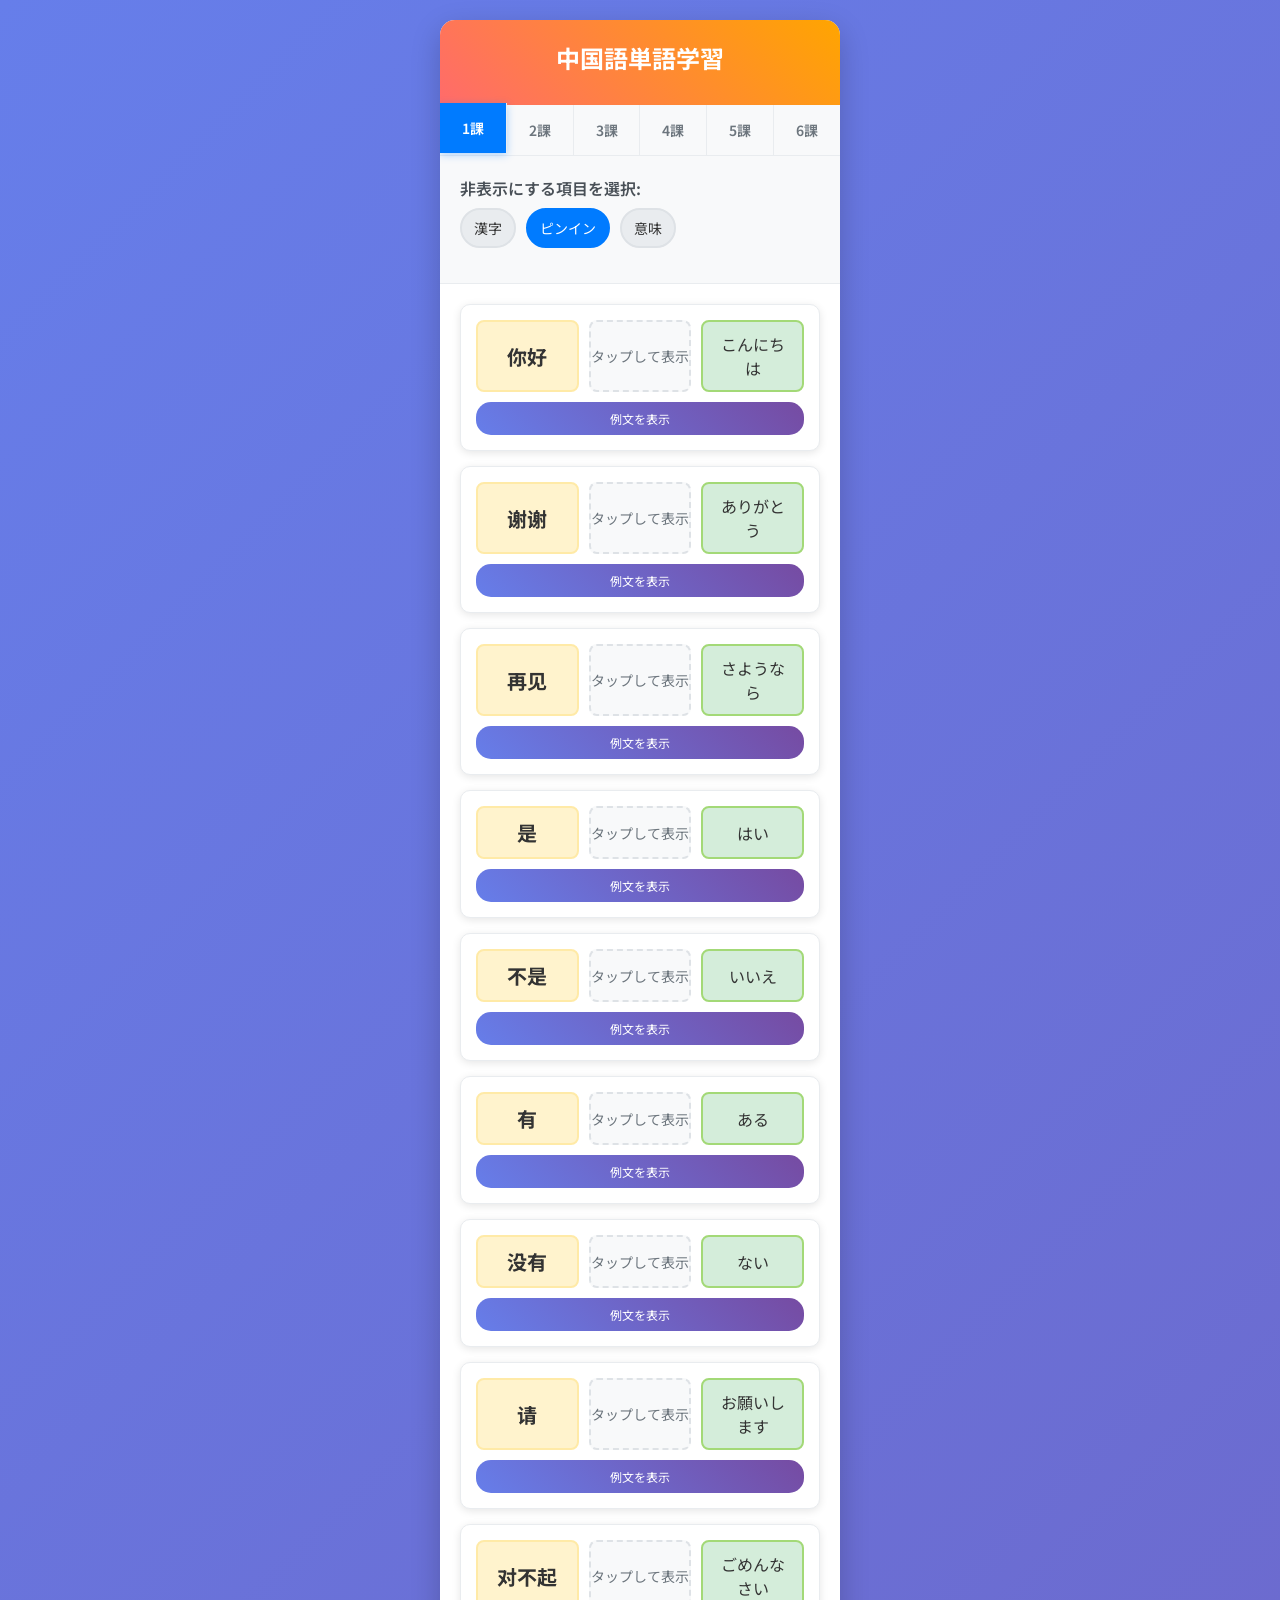
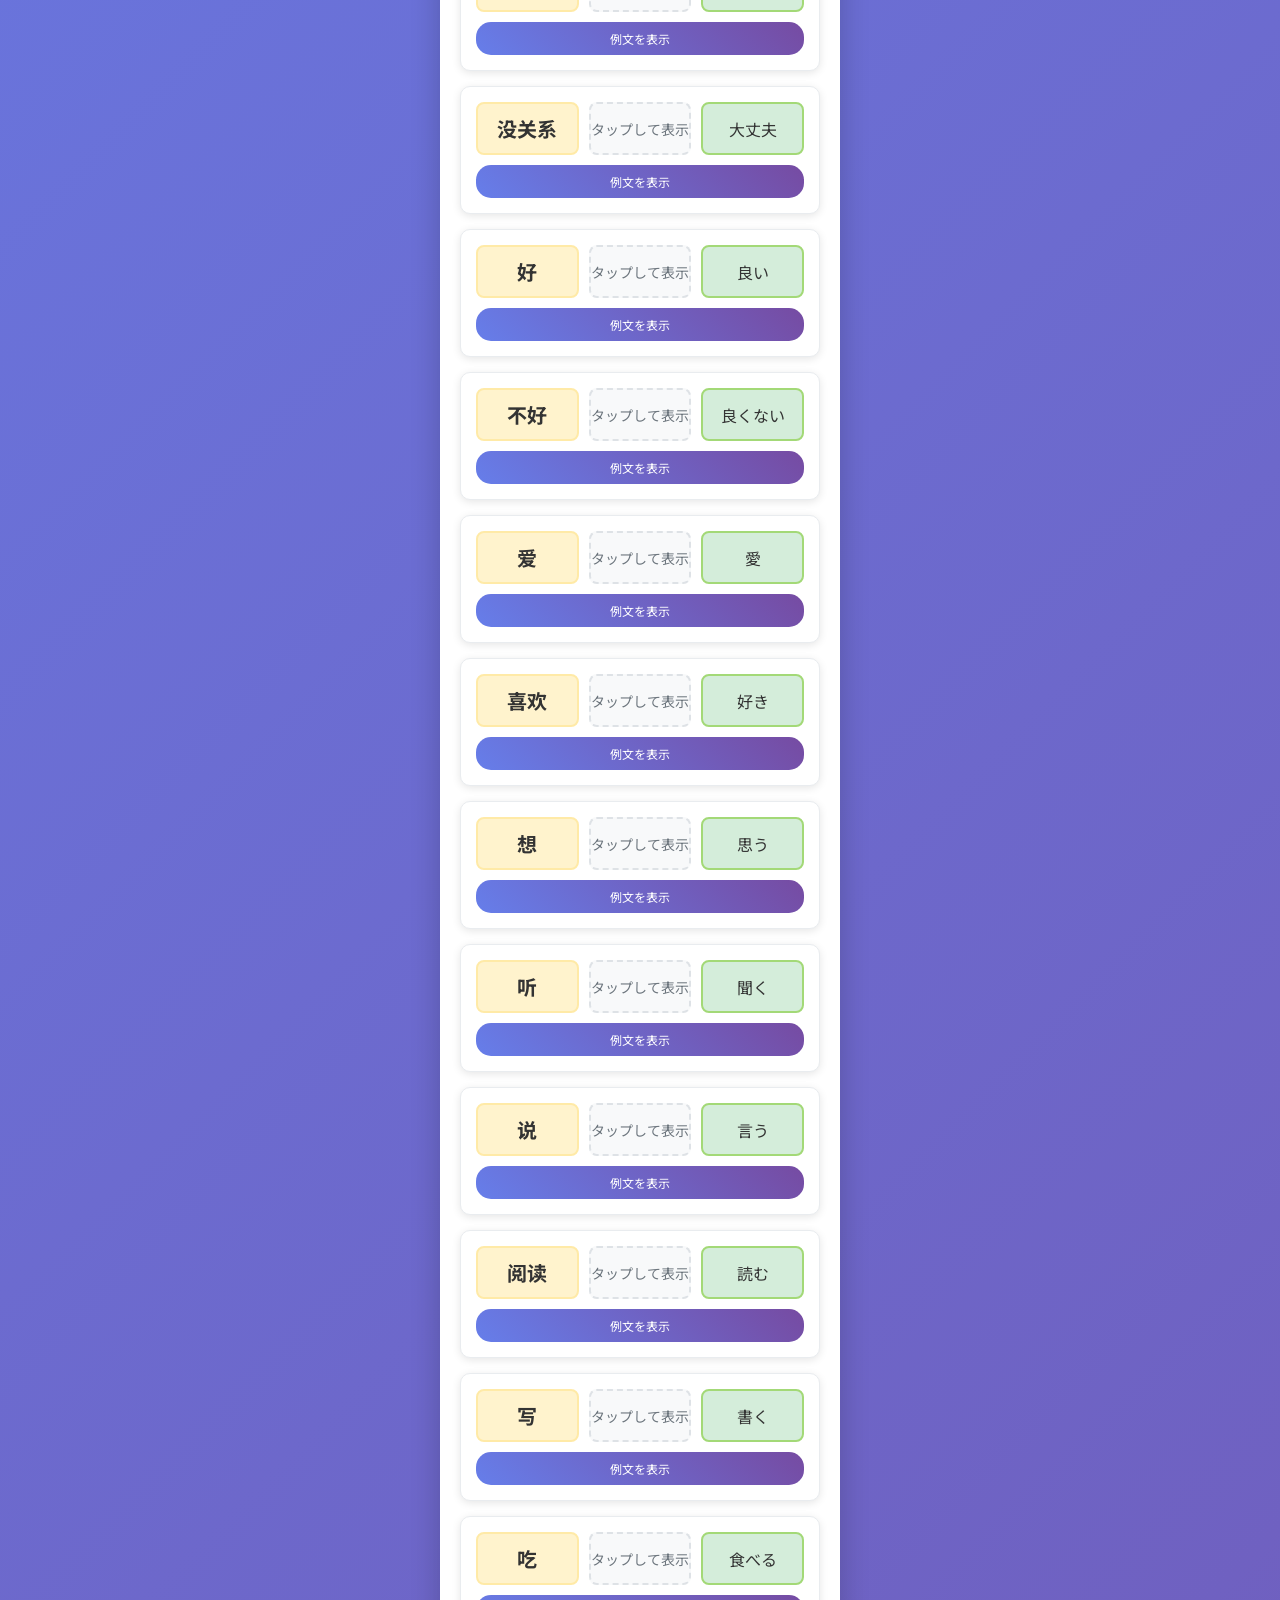
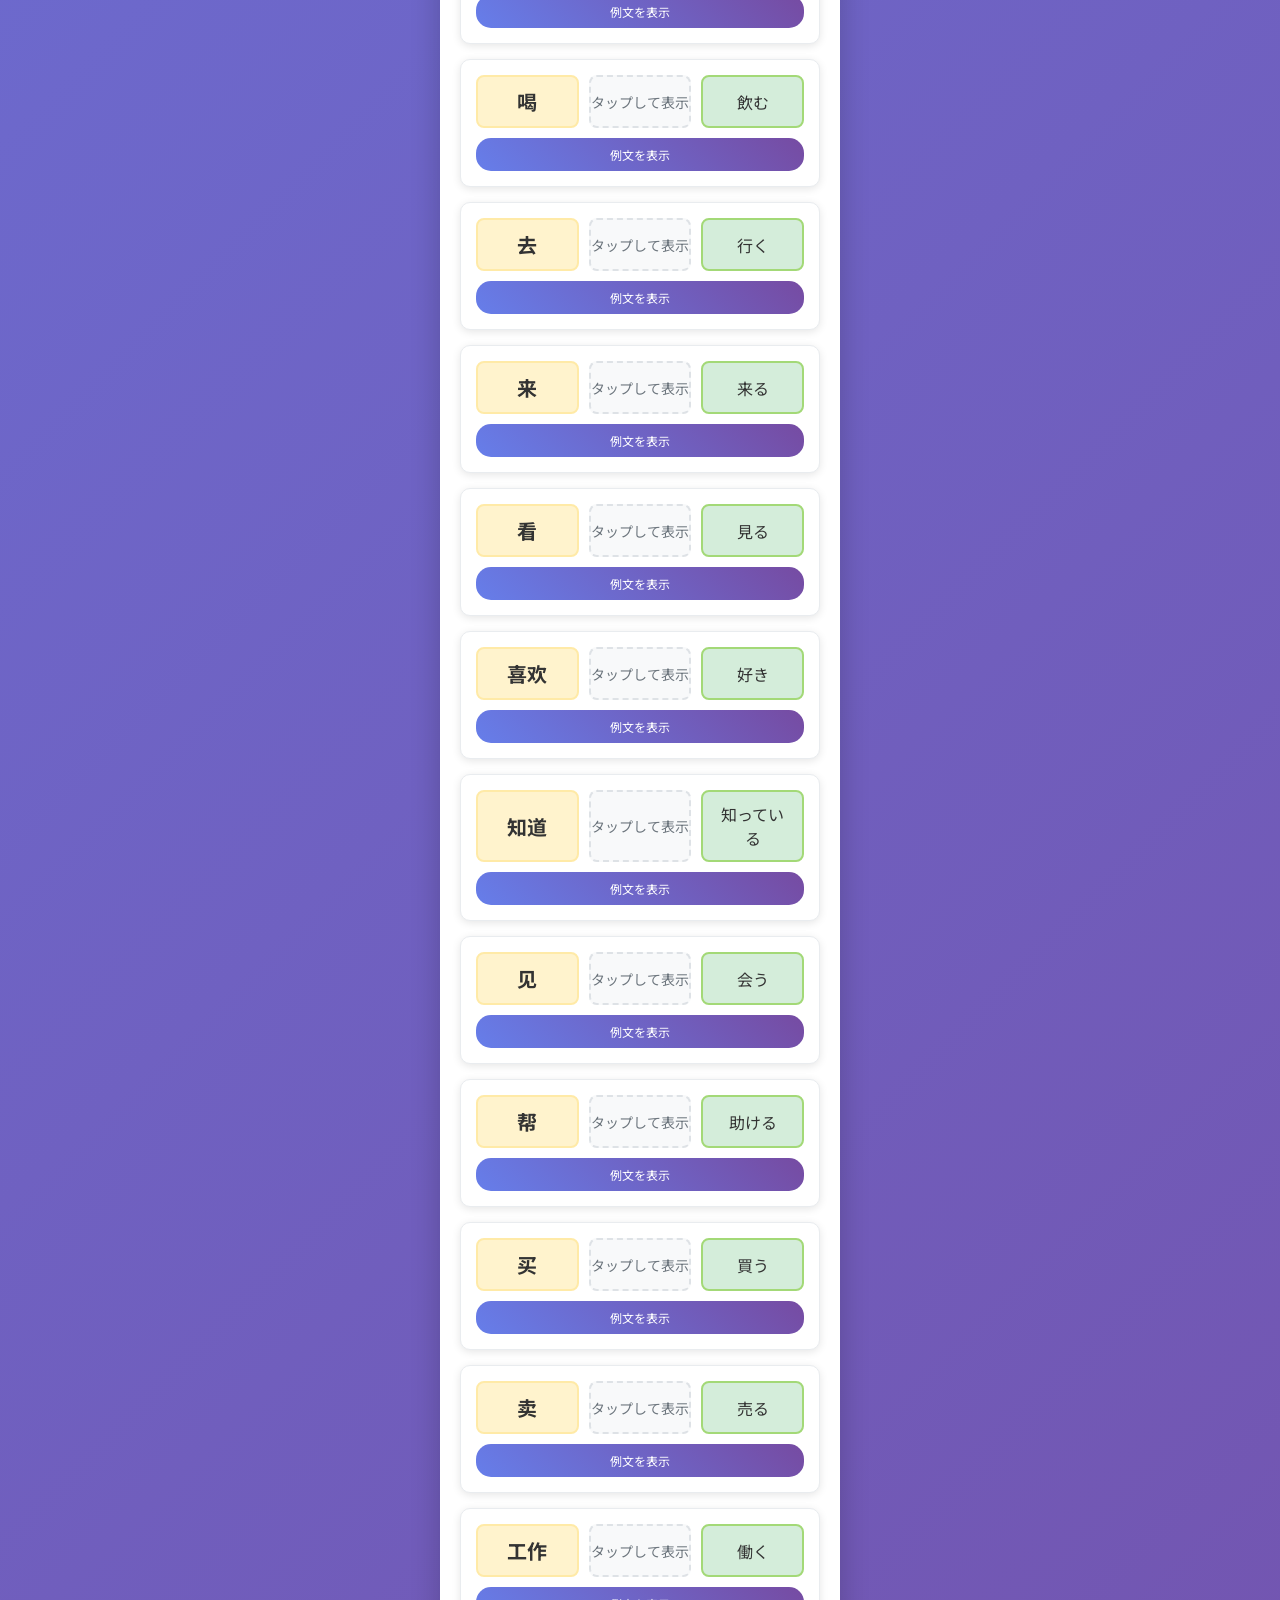
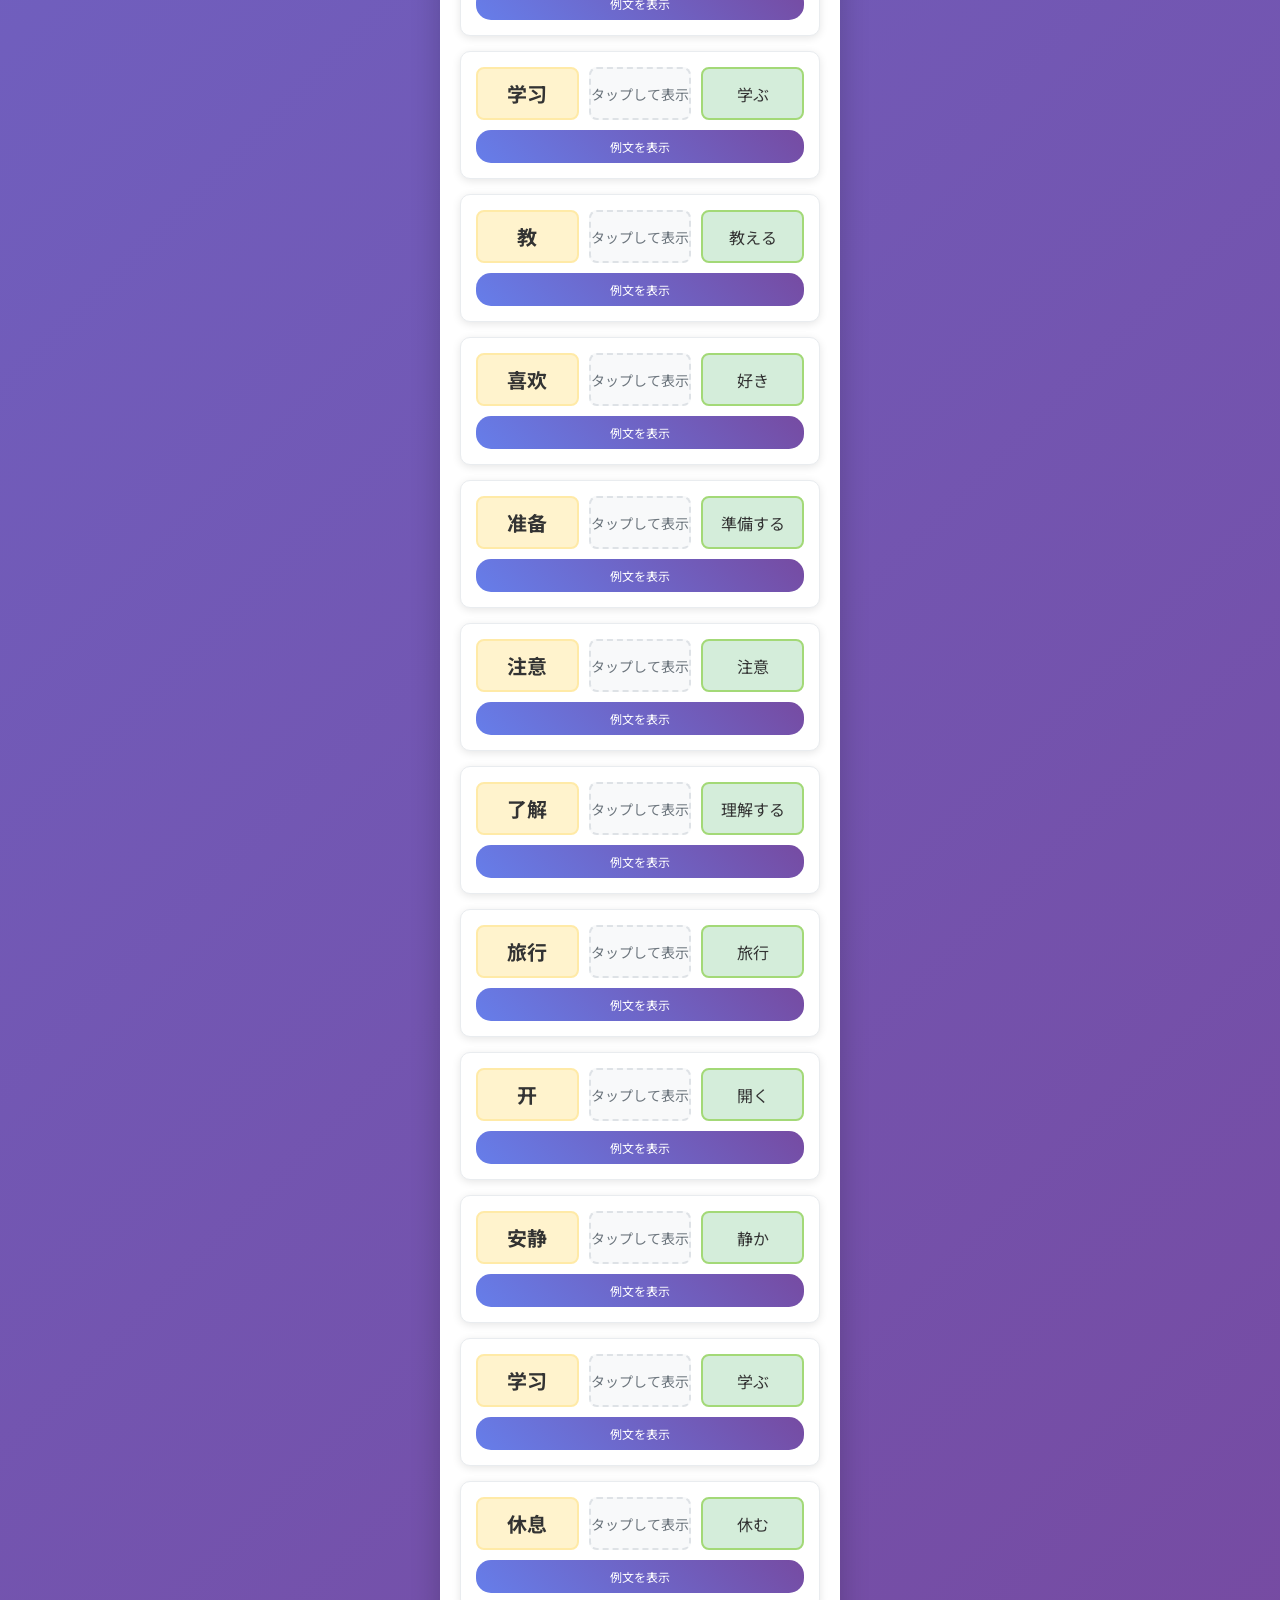
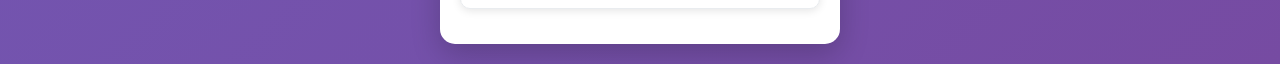
<file: vocab2/index.html>
<!DOCTYPE html>
<html lang="ja">
<head>
    <meta charset="UTF-8">
    <meta name="viewport" content="width=device-width, initial-scale=1.0">
    <title>中国語単語学習</title>
    <link rel="preconnect" href="https://fonts.googleapis.com">
    <link rel="preconnect" href="https://fonts.gstatic.com" crossorigin>
    <link href="https://fonts.googleapis.com/css2?family=Noto+Sans+SC:wght@400;700&family=Noto+Sans+JP:wght@400;700&display=swap" rel="stylesheet">
    <style>
        * {
            margin: 0;
            padding: 0;
            box-sizing: border-box;
        }

        /* 言語別フォント設定 */
        :lang(zh) {
            font-family: 'Noto Sans SC', 'PingFang SC', 'Microsoft YaHei', sans-serif;
        }
        :lang(ja) {
            font-family: 'Noto Sans JP', 'Hiragino Sans', 'Yu Gothic', sans-serif;
        }

        body {
            font-family: 'Noto Sans JP', 'Hiragino Sans', 'Yu Gothic', sans-serif;
            background: linear-gradient(135deg, #667eea 0%, #764ba2 100%);
            min-height: 100vh;
            padding: 20px;
            color: #333;
        }

        .container {
            max-width: 400px;
            margin: 0 auto;
            background: white;
            border-radius: 15px;
            box-shadow: 0 10px 30px rgba(0,0,0,0.2);
            overflow: hidden;
        }

        .header {
            background: linear-gradient(45deg, #ff6b6b, #ffa500);
            color: white;
            padding: 20px;
            text-align: center;
        }

        .header h1 {
            font-size: 24px;
            margin-bottom: 10px;
        }

        .lesson-tabs {
            display: flex;
            background: #f8f9fa;
            border-bottom: 1px solid #e9ecef;
        }

        .lesson-tab {
            flex: 1;
            padding: 15px 10px;
            background: #f8f9fa;
            border: none;
            cursor: pointer;
            font-size: 14px;
            font-weight: 600;
            color: #6c757d;
            transition: all 0.3s ease;
            border-right: 1px solid #e9ecef;
        }

        .lesson-tab:last-child {
            border-right: none;
        }

        .lesson-tab.active {
            background: #007bff;
            color: white;
            transform: translateY(-2px);
            box-shadow: 0 2px 8px rgba(0,123,255,0.3);
        }

        .lesson-tab:hover:not(.active) {
            background: #e9ecef;
        }

        .controls {
            padding: 20px;
            background: #f8f9fa;
            border-bottom: 1px solid #e9ecef;
        }

        .control-group {
            margin-bottom: 15px;
        }

        .control-group label {
            display: block;
            margin-bottom: 8px;
            font-weight: 600;
            color: #495057;
        }

        .hide-options {
            display: flex;
            gap: 10px;
            flex-wrap: wrap;
        }

        .hide-option {
            background: #e9ecef;
            border: 2px solid #dee2e6;
            padding: 8px 12px;
            border-radius: 20px;
            cursor: pointer;
            transition: all 0.3s ease;
            font-size: 14px;
        }

        .hide-option.active {
            background: #007bff;
            color: white;
            border-color: #007bff;
        }



        .word-list {
            padding: 20px;
        }

        .word-item {
            background: #ffffff;
            border: 1px solid #e9ecef;
            border-radius: 10px;
            margin-bottom: 15px;
            padding: 15px;
            box-shadow: 0 2px 8px rgba(0,0,0,0.1);
            transition: transform 0.2s ease;
        }

        .word-item:hover {
            transform: translateY(-2px);
            box-shadow: 0 4px 15px rgba(0,0,0,0.15);
        }

        .word-content {
            display: grid;
            grid-template-columns: 1fr 1fr 1fr;
            gap: 10px;
            margin-bottom: 10px;
        }

        .word-field {
            text-align: center;
            padding: 10px;
            border-radius: 8px;
            min-height: 50px;
            display: flex;
            align-items: center;
            justify-content: center;
            cursor: pointer;
            transition: all 0.3s ease;
        }

        .word-field.chinese {
            background: #fff3cd;
            border: 2px solid #ffeaa7;
            font-size: 20px;
            font-weight: bold;
        }

        .word-field.pinyin {
            background: #d1ecf1;
            border: 2px solid #a6d8e6;
            font-style: italic;
        }

        .word-field.meaning {
            background: #d4edda;
            border: 2px solid #a3d977;
        }

        .word-field.hidden {
            background: #f8f9fa;
            border: 2px dashed #dee2e6;
            font-size: 14px;
            font-weight: normal;
            color: transparent;  /* 実テキストを隠す */
            position: relative;
        }
        .word-field.hidden::after {
            content: 'タップして表示';
            position: absolute;
            color: #6c757d;
            font-size: 14px;
            font-weight: normal;
            font-style: normal;
            font-family: 'Noto Sans JP', 'Hiragino Sans', 'Yu Gothic', sans-serif;
        }

        .word-field.hidden:hover {
            background: #e9ecef;
        }

        .example-btn {
            background: linear-gradient(45deg, #667eea, #764ba2);
            color: white;
            border: none;
            padding: 8px 15px;
            border-radius: 15px;
            cursor: pointer;
            font-size: 12px;
            transition: transform 0.2s ease;
            width: 100%;
        }

        .example-btn:hover {
            transform: scale(1.05);
        }

        .example-text {
            margin-top: 10px;
            padding: 10px;
            background: #f8f9fa;
            border-left: 4px solid #007bff;
            border-radius: 5px;
            font-size: 14px;
            line-height: 1.6;
        }

        .example-text.hidden {
            display: none;
        }

        .example-chinese {
            color: #d63384;
            font-weight: bold;
        }

        .example-translation {
            color: #6c757d;
            margin-top: 5px;
        }

        /* 言語別フォント */
        [lang="zh"] {
            font-family: 'Noto Sans SC', 'PingFang SC', 'Microsoft YaHei', sans-serif;
        }
        [lang="ja"] {
            font-family: 'Noto Sans JP', 'Hiragino Sans', 'Yu Gothic', sans-serif;
        }

        @media (max-width: 480px) {
            .lesson-tabs {
                flex-wrap: wrap;
            }
            
            .lesson-tab {
                font-size: 12px;
                padding: 10px 5px;
            }
            
            .word-content {
                grid-template-columns: 1fr;
                gap: 8px;
            }
            
            .word-field {
                min-height: 40px;
                font-size: 14px;
            }
            
            .word-field.chinese {
                font-size: 18px;
            }
        }
    </style>
</head>
<body>
    <div class="container">
        <div class="header">
            <h1>中国語単語学習</h1>
        </div>

        <div class="lesson-tabs">
            <button class="lesson-tab active" data-lesson="1">1課</button>
            <button class="lesson-tab" data-lesson="2">2課</button>
            <button class="lesson-tab" data-lesson="3">3課</button>
            <button class="lesson-tab" data-lesson="4">4課</button>
            <button class="lesson-tab" data-lesson="5">5課</button>
            <button class="lesson-tab" data-lesson="6">6課</button>
        </div>



        <div class="controls">
            <div class="control-group">
                <label>非表示にする項目を選択:</label>
                <div class="hide-options">
                    <div class="hide-option" data-field="chinese">漢字</div>
                    <div class="hide-option active" data-field="pinyin">ピンイン</div>
                    <div class="hide-option" data-field="meaning">意味</div>
                </div>
            </div>
        </div>

        <div class="word-list" id="wordList">
            <!-- 単語がここに表示されます -->
        </div>
    </div>

    <script>
        // 単語データキャッシュ（JSONファイルから動的に読み込む）
        const lessonsCache = {};

        // JSONデータをword配列形式に変換する関数
        function convertJsonToWordArray(jsonData) {
            return jsonData.map(item => [
                item.hanzi,
                item.pinyin,
                item.ja,
                item.juzi_ja,
                item.juzi_ch
            ]);
        }

        // JSONファイルから課データを読み込む
        async function fetchLesson(lesson) {
            if (lessonsCache[lesson]) {
                return lessonsCache[lesson];
            }
            const response = await fetch(`data/lesson${lesson}.json`);
            const json = await response.json();
            lessonsCache[lesson] = convertJsonToWordArray(json);
            return lessonsCache[lesson];
        }

        let currentLesson = 1;
        let hiddenFields = ['pinyin']; // デフォルトでピンインを非表示

        // 初期化
        async function init() {
            setupLessonTabs();
            setupControls();
            await loadLesson(currentLesson);
        }

        // 課タブの設定
        function setupLessonTabs() {
            document.querySelectorAll('.lesson-tab').forEach(tab => {
                tab.addEventListener('click', function() {
                    const lesson = parseInt(this.dataset.lesson);
                    switchLesson(lesson);
                });
            });
        }

        // 課の切り替え
        async function switchLesson(lesson) {
            // アクティブタブの更新
            document.querySelectorAll('.lesson-tab').forEach(tab => {
                tab.classList.remove('active');
            });
            document.querySelector(`[data-lesson="${lesson}"]`).classList.add('active');

            currentLesson = lesson;
            await loadLesson(lesson);
        }

        // 課の読み込み
        async function loadLesson(lesson) {
            const wordList = document.getElementById('wordList');
            wordList.innerHTML = '<p style="text-align:center;padding:20px;color:#999;">読み込み中...</p>';
            const words = await fetchLesson(lesson);
            renderWords(words);
        }

        // 単語リストを表示
        function renderWords(words) {
            const wordList = document.getElementById('wordList');
            wordList.innerHTML = '';

            words.forEach((word, index) => {
                const wordItem = document.createElement('div');
                wordItem.className = 'word-item';
                wordItem.innerHTML = `
                    <div class="word-content">
                        <div class="word-field chinese ${hiddenFields.includes('chinese') ? 'hidden' : ''}" 
                             lang="zh" data-field="chinese" data-index="${index}">
                            ${word[0]}
                        </div>
                        <div class="word-field pinyin ${hiddenFields.includes('pinyin') ? 'hidden' : ''}" 
                             lang="zh" data-field="pinyin" data-index="${index}">
                            ${word[1]}
                        </div>
                        <div class="word-field meaning ${hiddenFields.includes('meaning') ? 'hidden' : ''}" 
                             lang="ja" data-field="meaning" data-index="${index}">
                            ${word[2]}
                        </div>
                    </div>
                    <button class="example-btn" onclick="toggleExample(${currentLesson}, ${index})">例文を表示</button>
                    <div class="example-text hidden" id="example-${currentLesson}-${index}">
                        <div class="example-chinese" lang="zh">${word[3]}</div>
                        <div class="example-translation" lang="ja">${word[4]}</div>
                    </div>
                `;
                wordList.appendChild(wordItem);
            });

            // 単語フィールドのクリックイベント（トグル・長押し除外）
            document.querySelectorAll('.word-field').forEach(field => {
                let pressStart = 0;

                field.addEventListener('pointerdown', function() {
                    pressStart = Date.now();
                });

                field.addEventListener('click', function() {
                    // 300ms以上押していたら長押しとみなしてトグルしない
                    if (Date.now() - pressStart > 300) return;

                    if (this.classList.contains('hidden')) {
                        this.classList.remove('hidden');
                    } else {
                        this.classList.add('hidden');
                    }
                });
            });
        }

        // コントロールの設定
        function setupControls() {
            document.querySelectorAll('.hide-option').forEach(option => {
                option.addEventListener('click', function() {
                    const field = this.dataset.field;
                    
                    if (this.classList.contains('active')) {
                        this.classList.remove('active');
                        hiddenFields = hiddenFields.filter(f => f !== field);
                    } else {
                        this.classList.add('active');
                        hiddenFields.push(field);
                    }
                    
                    loadLesson(currentLesson);  // async だが await 不要（fire-and-forget）
                });
            });
        }

        // 例文の表示/非表示
        function toggleExample(lesson, index) {
            const exampleDiv = document.getElementById(`example-${lesson}-${index}`);
            const button = exampleDiv.previousElementSibling;
            
            if (exampleDiv.classList.contains('hidden')) {
                exampleDiv.classList.remove('hidden');
                button.textContent = '例文を隠す';
            } else {
                exampleDiv.classList.add('hidden');
                button.textContent = '例文を表示';
            }
        }

        // 初期化実行
        init();
    </script>
</body>
</html>
</file>
